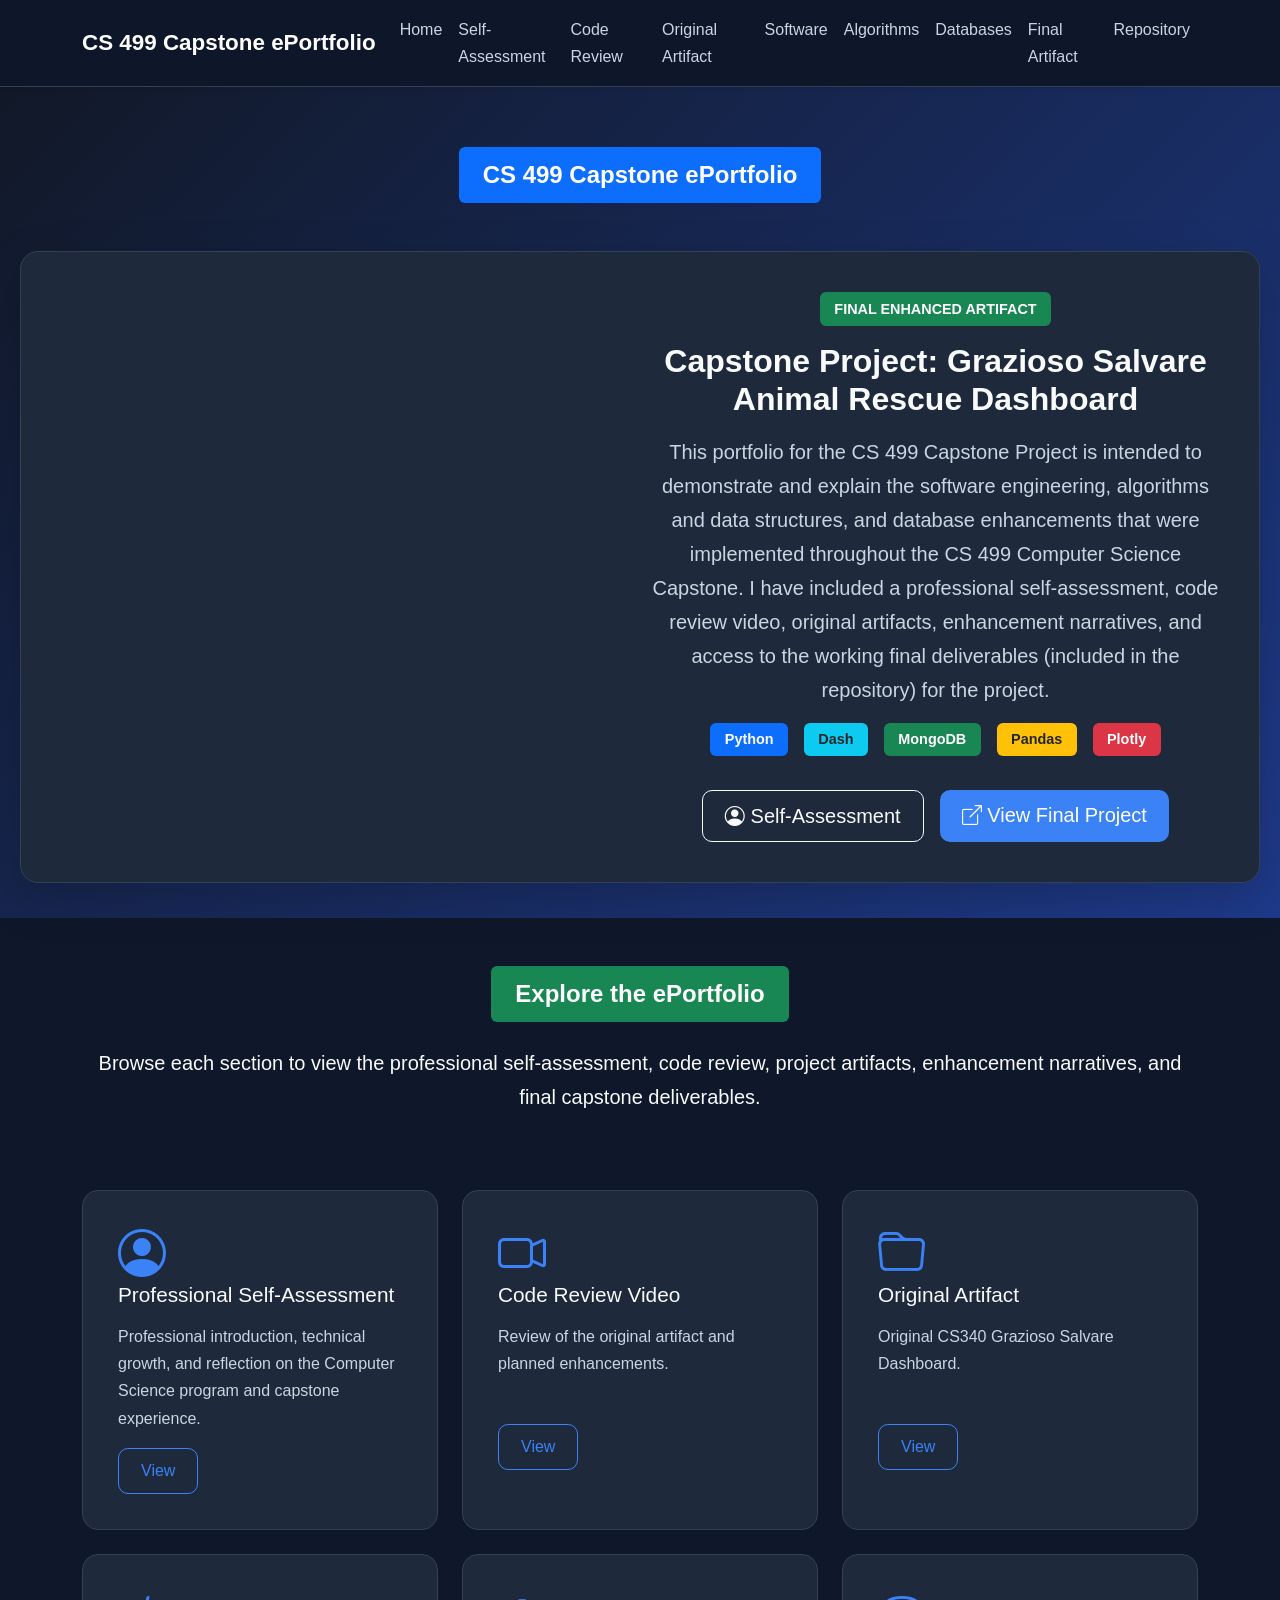
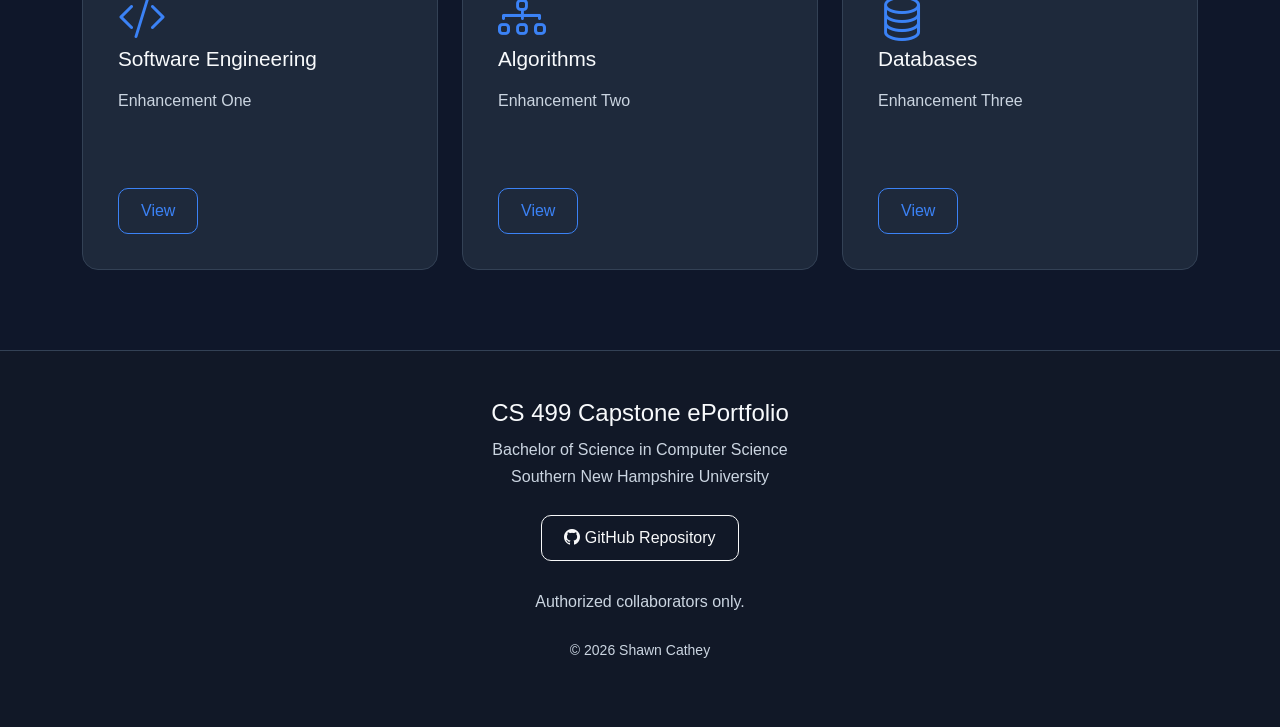
<file: index.html>
<!DOCTYPE html>
<html lang="en">
  <head>
    <meta charset="UTF-8" />
    <meta name="viewport" content="width=device-width, initial-scale=1" />

    <title>Shawn Cathey | CS 499 Capstone Portfolio</title>

    <!-- Bootstrap -->
    <link
      href="https://cdn.jsdelivr.net/npm/bootstrap@5.3.7/dist/css/bootstrap.min.css"
      rel="stylesheet"
    />

    <!-- Bootstrap Icons -->
    <link
      href="https://cdn.jsdelivr.net/npm/bootstrap-icons@1.13.1/font/bootstrap-icons.css"
      rel="stylesheet"
    />

    <!-- Custom CSS -->
    <link rel="stylesheet" href="style.css" />
  </head>

  <body>
    <!-- Navigation -->
    <div id="navbar"></div>

<!-- Hero -->
<header class="hero">
  <div class="d-flex justify-content-center">
    <span class="badge bg-primary px-4 py-3 fs-4">
      CS 499 Capstone ePortfolio
    </span>
  </div>

    <!-- Final Project Showcase -->
    <div class="mt-5">
      <div class="card final-project-card shadow-lg">
        <div class="row align-items-center">

          <!-- Video -->
          <div class="col-lg-6 mb-4 mb-lg-0">
            <div class="ratio ratio-16x9">
              <iframe
                src="https://www.youtube.com/embed/QOEn5yZiMWs?si=QDcMFj4pDcBqUeq1"
                title="CS 499 Code Review"
                frameborder="0"
                allow="accelerometer; autoplay; clipboard-write; encrypted-media; gyroscope; picture-in-picture; web-share"
                referrerpolicy="strict-origin-when-cross-origin"
                allowfullscreen>
              </iframe>
            </div>
          </div>

          <!-- Right Column -->
          <div class="col-lg-6 text-center">

            <span class="badge bg-success mb-3">
              FINAL ENHANCED ARTIFACT
            </span>

            <h2 class="mb-3">
              Capstone Project: Grazioso Salvare Animal Rescue Dashboard
            </h2>

            <p class="lead">
              This portfolio for the CS 499 Capstone Project is intended to demonstrate and explain the software
              engineering, algorithms and data structures, and database
              enhancements that were implemented throughout the CS 499 Computer
              Science Capstone. I have included a professional self-assessment, code review video, original artifacts, 
              enhancement narratives, and access to the working final deliverables (included in the repository) for the project.
            </p>

            <div class="d-flex flex-wrap justify-content-center gap-3 mb-4">
              <span class="badge bg-primary">Python</span>

              <span class="badge bg-info text-dark">Dash</span>

              <span class="badge bg-success">MongoDB</span>

              <span class="badge bg-warning text-dark">Pandas</span>

              <span class="badge bg-danger">Plotly</span>
            </div>

            <div class="d-grid d-lg-flex justify-content-center gap-3 mt-4">
              <a
                href="pages/self-assessment.html"
                class="btn btn-outline-light btn-lg">
                <i class="bi bi-person-circle"></i>
                Self-Assessment
              </a>

              <a
                href="pages/final-artifact.html"
                class="btn btn-primary btn-lg">
                <i class="bi bi-box-arrow-up-right"></i>
                View Final Project
              </a>
            </div>

          </div>
          <!-- End Right Column -->

        </div>
      </div>
    </div>

  </div>
</header>
    <!-- Portfolio -->

    <section class="container my-5">
      <div class="text-center mb-4">
        <span class="badge bg-success px-4 py-3 fs-4">
          Explore the ePortfolio
        </span>
      </div>

      <p class="text-center lead mb-5">
        Browse each section to view the professional self-assessment, code
        review, project artifacts, enhancement narratives, and final capstone
        deliverables.
      </p>
      <br />
      <div class="row g-4">
        <!-- Self Assessment -->

        <div class="col-md-6 col-lg-4">
          <div class="portfolio-card">
            <i class="bi bi-person-circle display-5"></i>

            <h3>Professional Self-Assessment</h3>

            <p>
              Professional introduction, technical growth, and reflection on the
              Computer Science program and capstone experience.
            </p>

            <a
              href="pages/self-assessment.html"
              class="btn btn-outline-primary"
            >
              View
            </a>
          </div>
        </div>

        <!-- Code Review -->

        <div class="col-md-6 col-lg-4">
          <div class="portfolio-card">
            <i class="bi bi-camera-video display-5"></i>

            <h3>Code Review Video</h3>

            <p>Review of the original artifact and planned enhancements.</p>

            <a href="pages/code-review.html" class="btn btn-outline-primary">
              View
            </a>
          </div>
        </div>

        <!-- Original Artifact -->

        <div class="col-md-6 col-lg-4">
          <div class="portfolio-card">
            <i class="bi bi-folder display-5"></i>

            <h3>Original Artifact</h3>

            <p>Original CS340 Grazioso Salvare Dashboard.</p>

            <a
              href="pages/original-artifact.html"
              class="btn btn-outline-primary"
            >
              View
            </a>
          </div>
        </div>

        <!-- Enhancement One -->

        <div class="col-md-6 col-lg-4">
          <div class="portfolio-card">
            <i class="bi bi-code-slash display-5"></i>

            <h3>Software Engineering</h3>

            <p>Enhancement One</p>

            <a href="pages/enhancement1.html" class="btn btn-outline-primary">
              View
            </a>
          </div>
        </div>

        <!-- Enhancement Two -->

        <div class="col-md-6 col-lg-4">
          <div class="portfolio-card">
            <i class="bi bi-diagram-3 display-5"></i>

            <h3>Algorithms</h3>

            <p>Enhancement Two</p>

            <a href="pages/enhancement2.html" class="btn btn-outline-primary">
              View
            </a>
          </div>
        </div>

        <!-- Enhancement Three -->

        <div class="col-md-6 col-lg-4">
          <div class="portfolio-card">
            <i class="bi bi-database display-5"></i>

            <h3>Databases</h3>

            <p>Enhancement Three</p>

            <a href="pages/enhancement3.html" class="btn btn-outline-primary">
              View
            </a>
          </div>
        </div>
      </div>
    </section>

    <!-- Footer -->

    <div id="footer"></div>

    <script src="https://cdn.jsdelivr.net/npm/bootstrap@5.3.7/dist/js/bootstrap.bundle.min.js"></script>

    <script src="script.js"></script>
  </body>
</html>
</file>
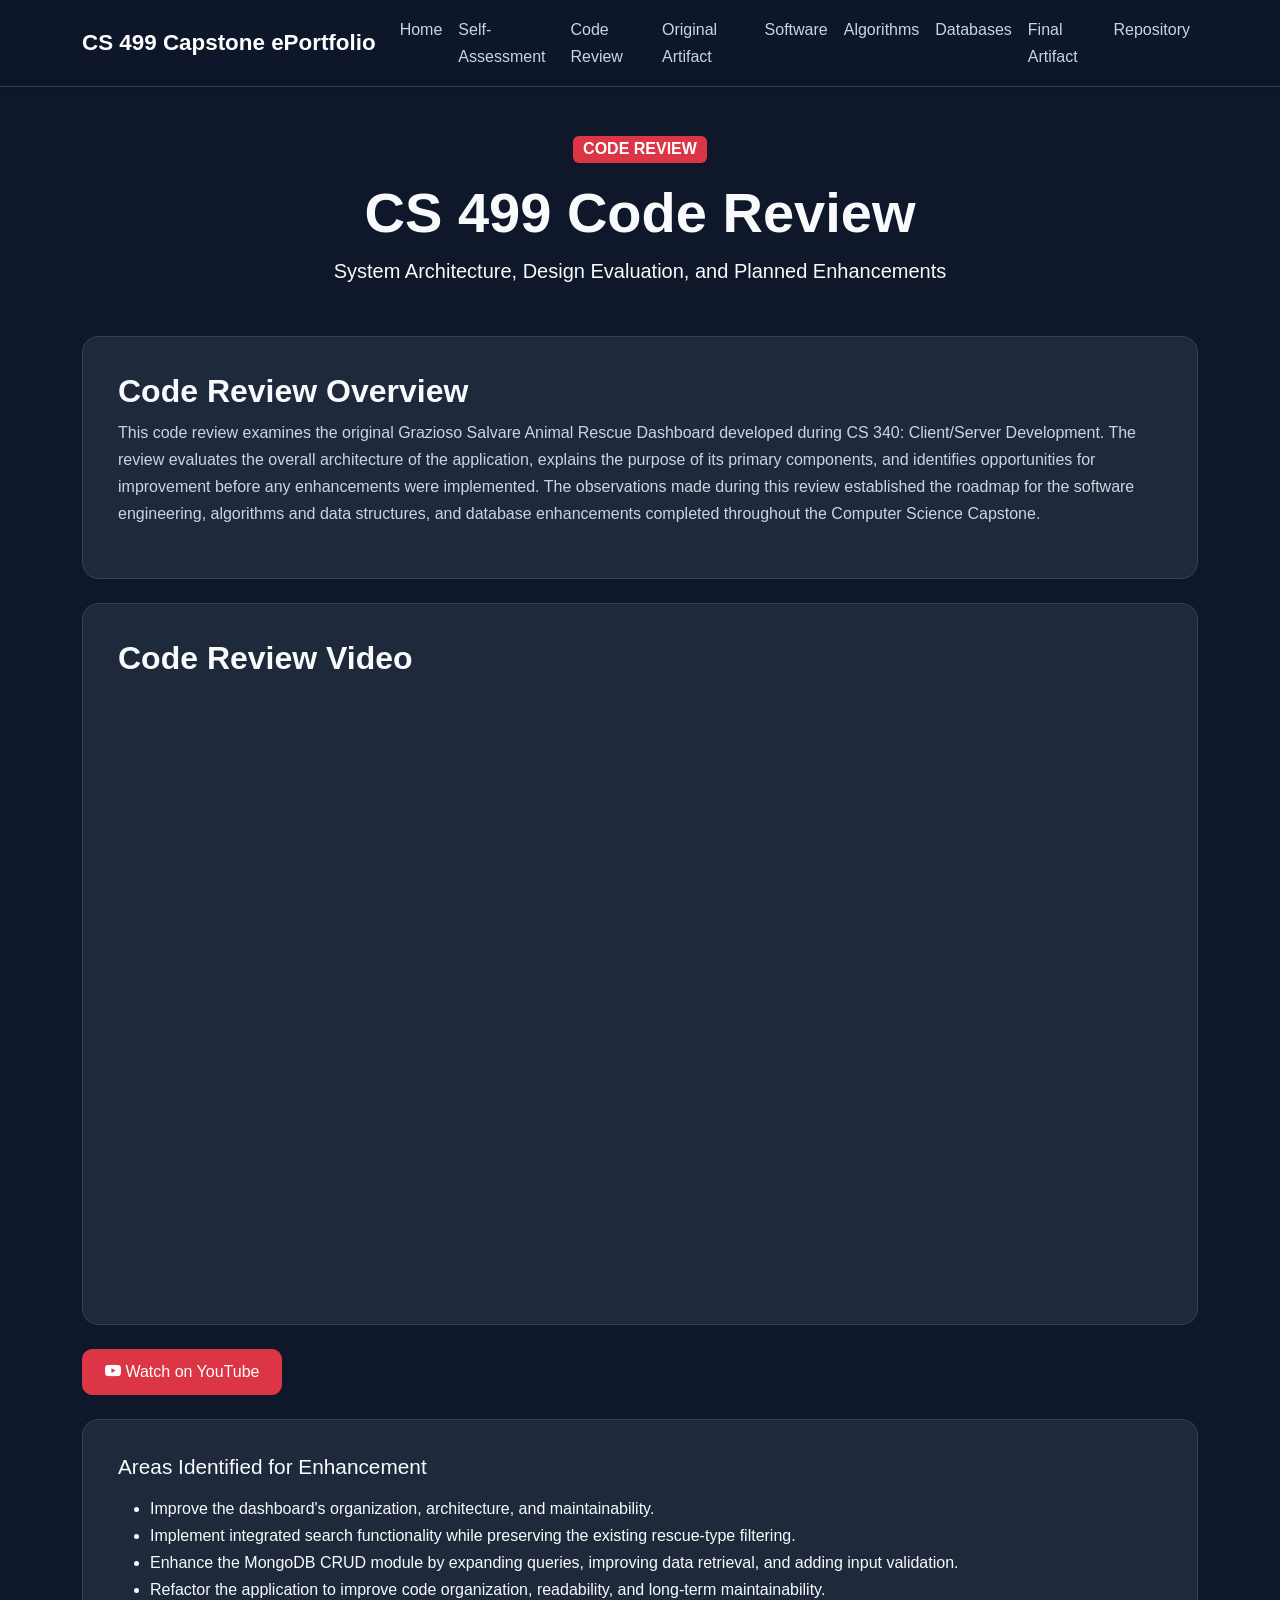
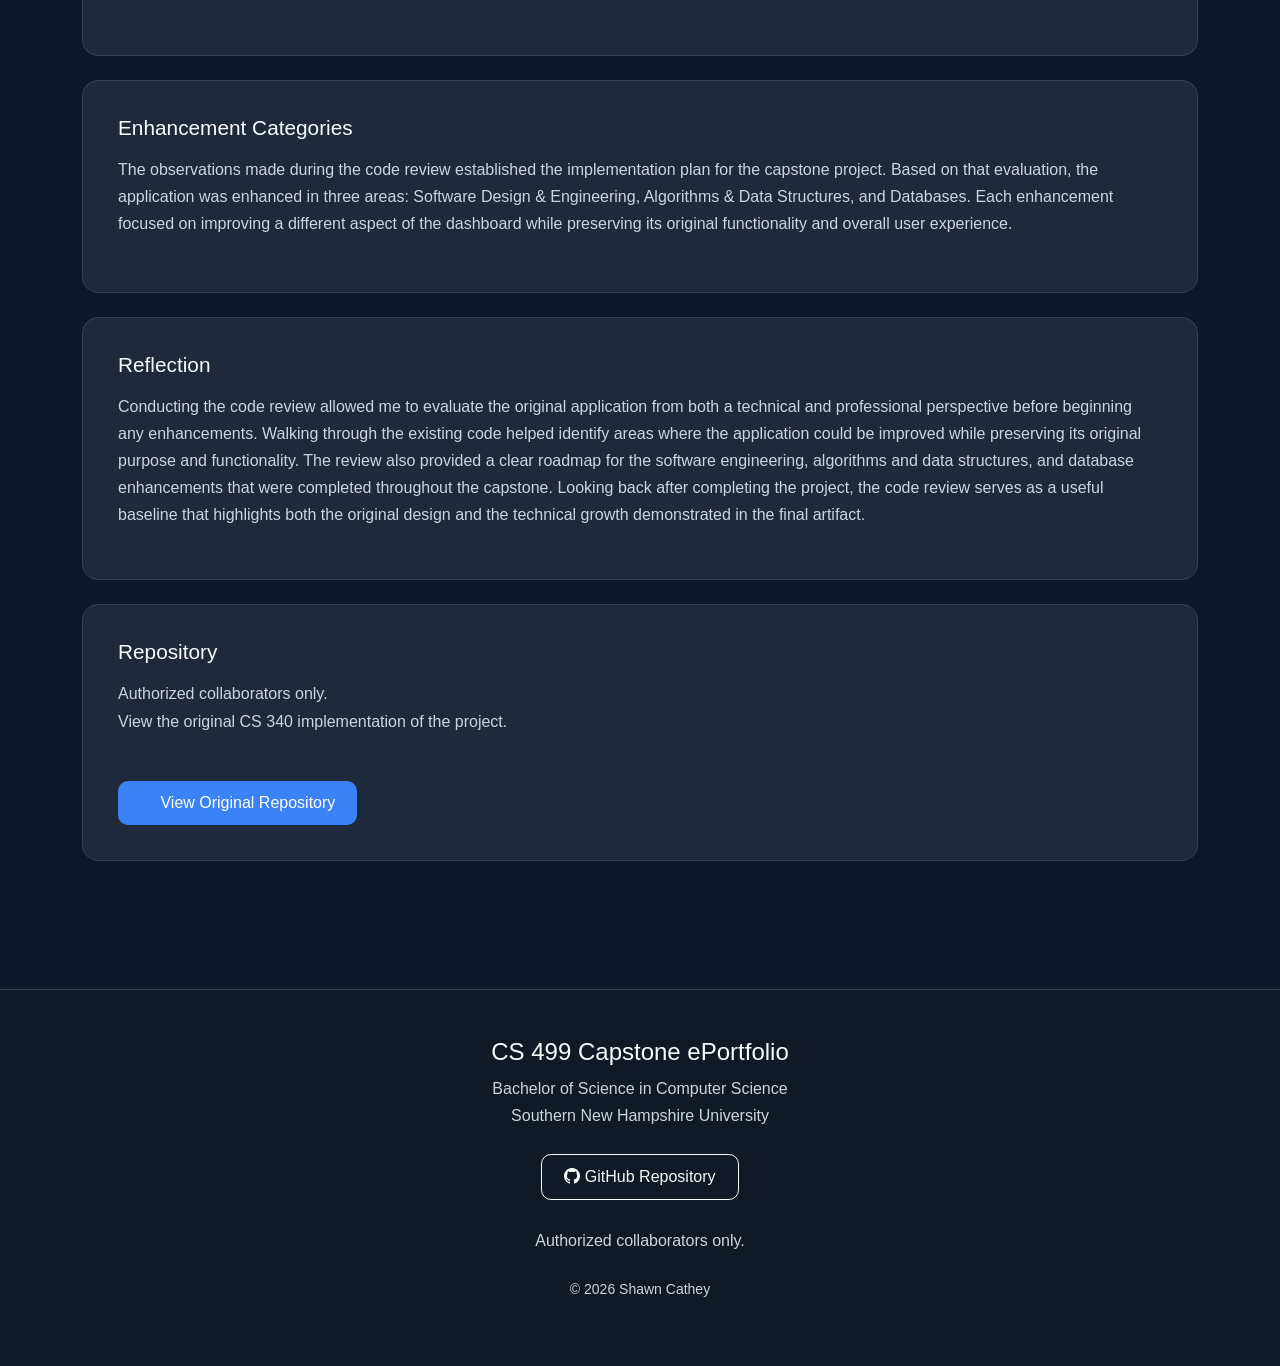
<file: pages/code-review.html>
<!DOCTYPE html>
<html lang="en">
  <head>
    <meta charset="UTF-8" />
    <meta name="viewport" content="width=device-width, initial-scale=1" />

    <title>Code Review | Shawn Cathey</title>

    <link
      href="https://cdn.jsdelivr.net/npm/bootstrap@5.3.7/dist/css/bootstrap.min.css"
      rel="stylesheet"
    />
    <link
      href="https://cdn.jsdelivr.net/npm/bootstrap-icons@1.13.1/font/bootstrap-icons.css"
      rel="stylesheet"
    />

    <link rel="stylesheet" href="../style.css" />
  </head>

  <body>
    <div id="navbar"></div>
    <section class="container py-5">
      <div class="text-center mb-5">
        <span class="badge bg-danger fs-6"> CODE REVIEW </span>

        <h1 class="display-4 fw-bold mt-3">CS 499 Code Review</h1>

        <p class="lead">
          System Architecture, Design Evaluation, and Planned Enhancements
        </p>
      </div>
      <div class="portfolio-card mt-4 mb-4">
        <h2 class="fw-bold">Code Review Overview</h2>

        <p>
          This code review examines the original Grazioso Salvare Animal Rescue
          Dashboard developed during CS 340: Client/Server Development. The
          review evaluates the overall architecture of the application, explains
          the purpose of its primary components, and identifies opportunities
          for improvement before any enhancements were implemented. The
          observations made during this review established the roadmap for the
          software engineering, algorithms and data structures, and database
          enhancements completed throughout the Computer Science Capstone.
        </p>
      </div>

      <div class="portfolio-card">
        <h2 class="fw-bold mb-4">Code Review Video</h2>

        <!-- Replace VIDEO_ID with your YouTube video ID -->

        <div class="ratio ratio-16x9">
          <iframe
            width="560"
            height="315"
            src="https://www.youtube.com/embed/QOEn5yZiMWs?si=QDcMFj4pDcBqUeq1"
            title="YouTube video player"
            frameborder="0"
            allow="accelerometer; autoplay; clipboard-write; encrypted-media; gyroscope; picture-in-picture; web-share"
            referrerpolicy="strict-origin-when-cross-origin"
            allowfullscreen
          ></iframe>
        </div>
      </div>

      <div class="mt-4">
        <a
          href="https://www.youtube.com/watch?v=QOEn5yZiMWs"
          target="_blank"
          class="btn btn-danger"
        >
          <i class="bi bi-youtube"></i>
          Watch on YouTube
        </a>
      </div>

    

      <div class="portfolio-card mt-4">
        <h3>Areas Identified for Enhancement</h3>

        <ul>
          <li>
            Improve the dashboard's organization, architecture, and
            maintainability.
          </li>

          <li>
            Implement integrated search functionality while preserving the
            existing rescue-type filtering.
          </li>

          <li>
            Enhance the MongoDB CRUD module by expanding queries, improving data
            retrieval, and adding input validation.
          </li>

          <li>
            Refactor the application to improve code organization, readability,
            and long-term maintainability.
          </li>
        </ul>
      </div>

      <div class="portfolio-card mt-4">
        <h3>Enhancement Categories</h3>

        <p>
          The observations made during the code review established the
          implementation plan for the capstone project. Based on that
          evaluation, the application was enhanced in three areas: Software
          Design &amp; Engineering, Algorithms &amp; Data Structures, and
          Databases. Each enhancement focused on improving a different aspect of
          the dashboard while preserving its original functionality and overall
          user experience.
        </p>
      </div>
      <div class="portfolio-card mt-4">
        <h3>Reflection</h3>
      
        <p>
          Conducting the code review allowed me to evaluate the original application
          from both a technical and professional perspective before beginning any
          enhancements. Walking through the existing code helped identify areas where
          the application could be improved while preserving its original purpose and
          functionality. The review also provided a clear roadmap for the software
          engineering, algorithms and data structures, and database enhancements that
          were completed throughout the capstone. Looking back after completing the
          project, the code review serves as a useful baseline that highlights both
          the original design and the technical growth demonstrated in the final
          artifact.
        </p>
      </div>
      <div class="portfolio-card mt-4">
        <h3>Repository</h3>
        <p>Authorized collaborators only.<br>
        View the original CS 340 implementation of the project.</p>

        <a
          href="https://github.com/zencode4/CS-499-Computer-Science-Capstone"
          target="_blank"
          class="btn btn-primary"
        >
          <i class="bi bi-github"></i>

          View Original Repository
        </a>
      </div>
    </section>
    </section>

    <div id="footer"></div>
    <script src="https://cdn.jsdelivr.net/npm/bootstrap@5.3.7/dist/js/bootstrap.bundle.min.js"></script>
    <script src="../script.js"></script>
  </body>
</html>
</file>
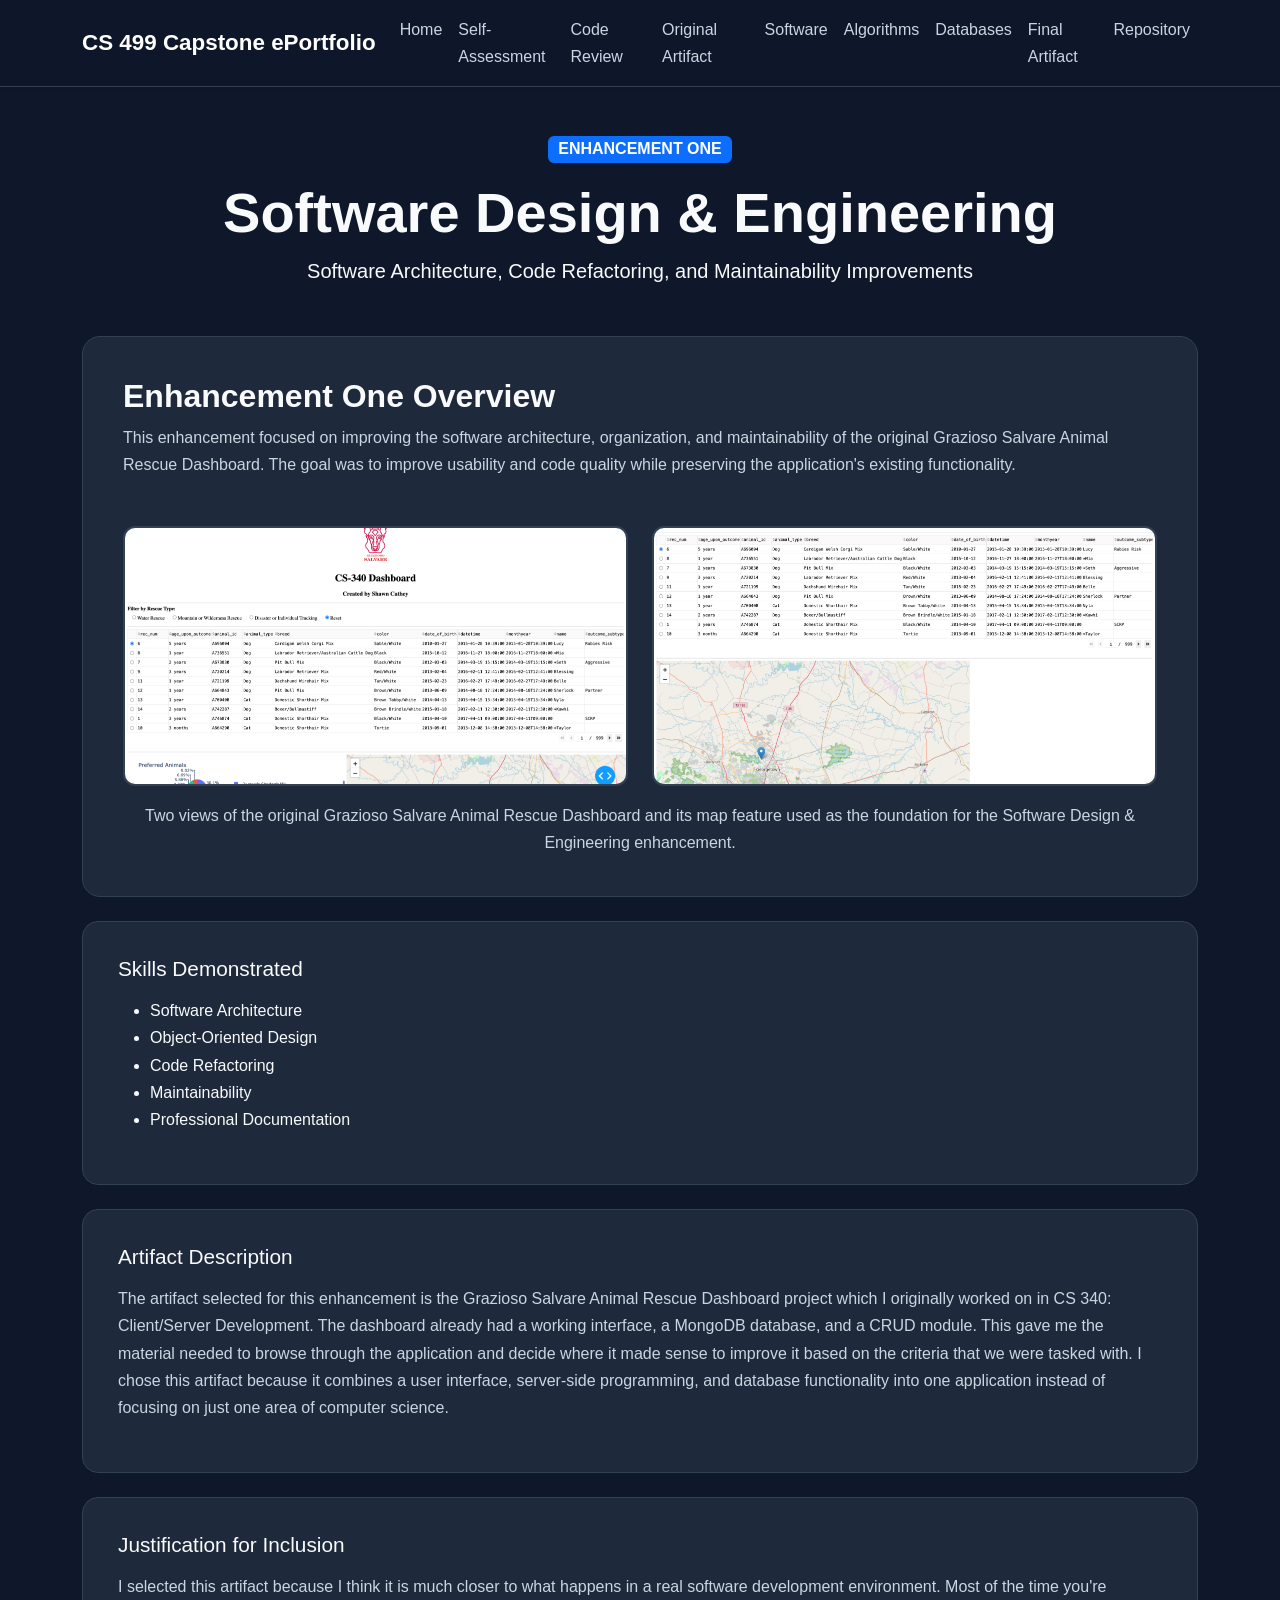
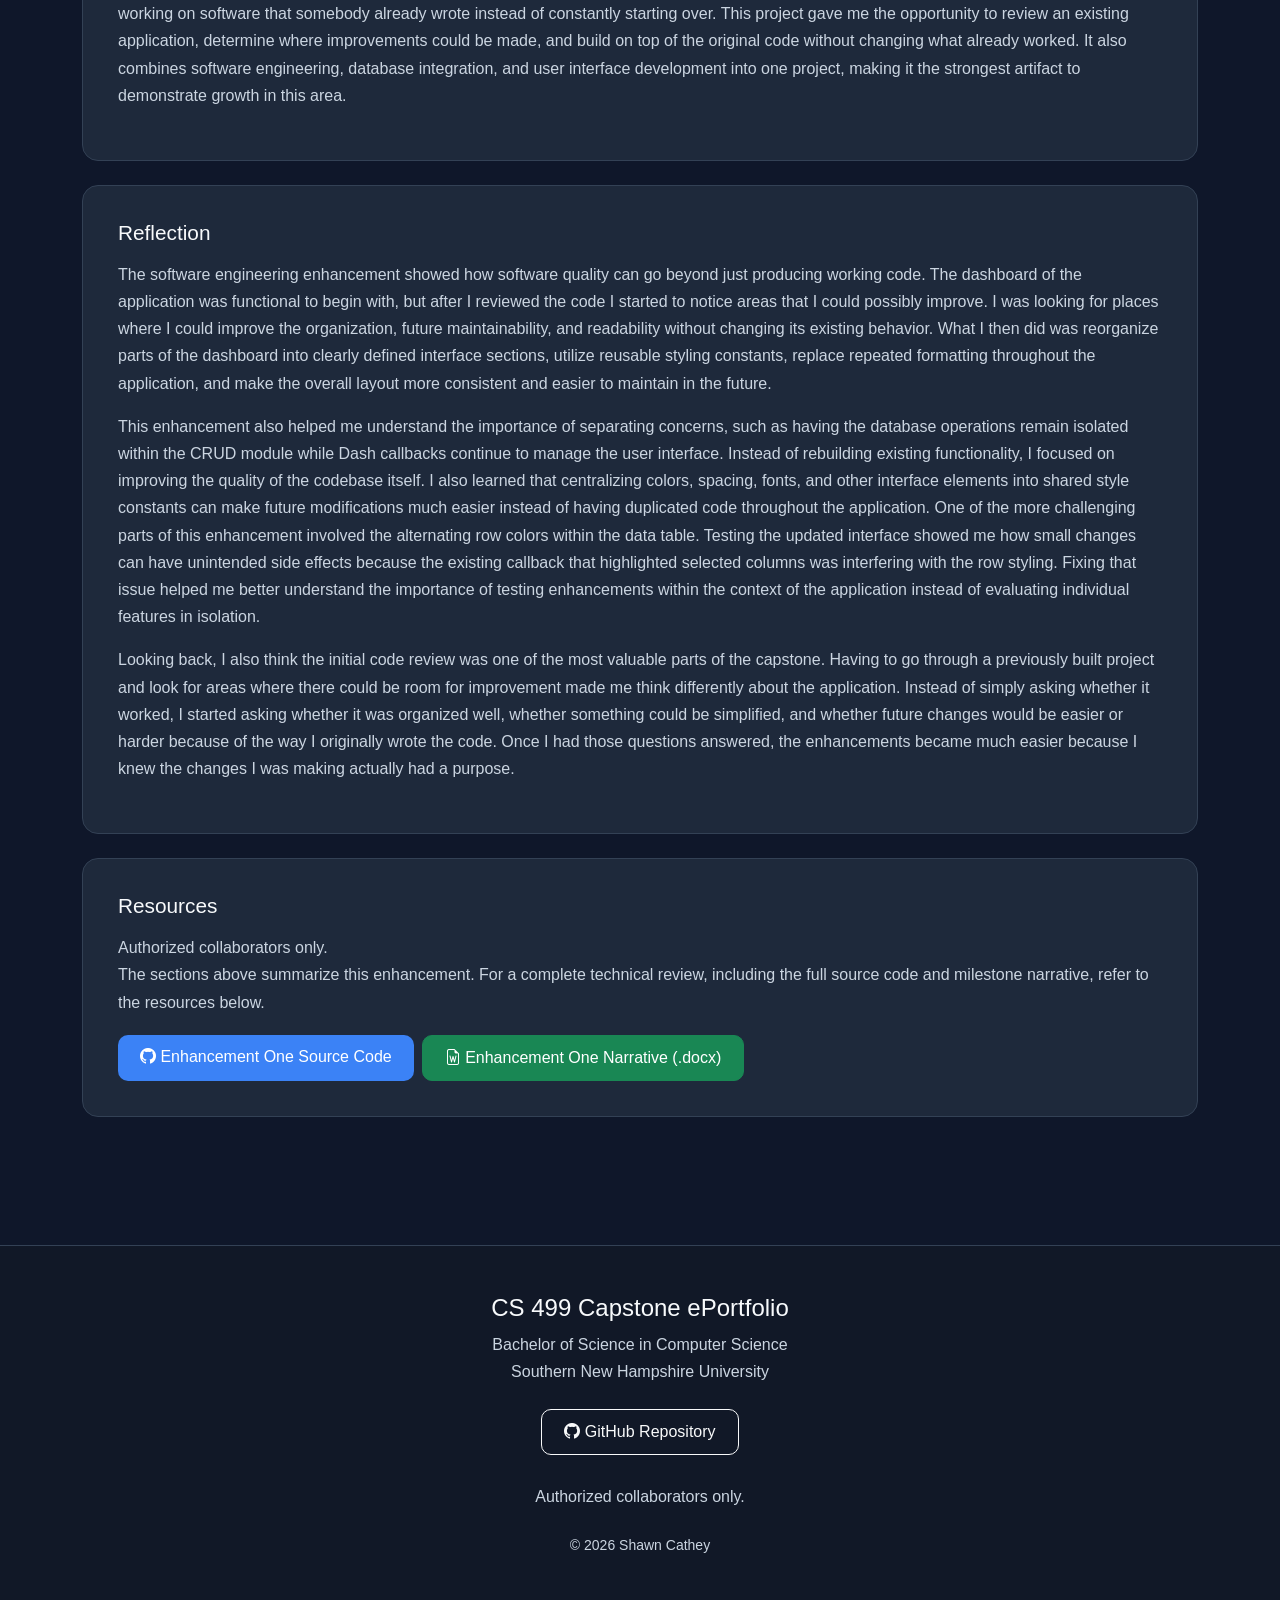
<file: pages/enhancement1.html>
<!DOCTYPE html>
<html lang="en">
  <head>
    <meta charset="UTF-8" />
    <meta name="viewport" content="width=device-width, initial-scale=1" />

    <title>Software Design & Engineering | Shawn Cathey</title>

    <link
      href="https://cdn.jsdelivr.net/npm/bootstrap@5.3.7/dist/css/bootstrap.min.css"
      rel="stylesheet"
    />

    <link
      href="https://cdn.jsdelivr.net/npm/bootstrap-icons@1.13.1/font/bootstrap-icons.css"
      rel="stylesheet"
    />

    <link rel="stylesheet" href="../style.css" />
  </head>

  <body>
    <div id="navbar"></div>

    <section class="container py-5">
      <div class="text-center mb-5">
        <span class="badge bg-primary fs-6"> ENHANCEMENT ONE </span>

        <h1 class="display-4 fw-bold mt-3">Software Design & Engineering</h1>

        <p class="lead">
          Software Architecture, Code Refactoring, and Maintainability
          Improvements
        </p>
      </div>

      <div class="final-project-card mt-4">

  <h2>Enhancement One Overview</h2>

  <p>
    This enhancement focused on improving the software architecture,
    organization, and maintainability of the original Grazioso Salvare
    Animal Rescue Dashboard. The goal was to improve usability and code
    quality while preserving the application's existing functionality.
  </p>

  <div class="row g-4 mt-4">

    <div class="col-md-6 text-center">
      <a href="../images/original_dashboard.png" target="_blank">
        <img
          src="../images/original_dashboard.png"
          class="gallery-img"
          alt="Original Dashboard View 1"
        />
      </a>
    </div>

    <div class="col-md-6 text-center">
      <a href="../images/original_dashboard_2.png" target="_blank">
        <img
          src="../images/original_dashboard_2.png"
          class="gallery-img"
          alt="Original Dashboard View 2"
        />
      </a>
    </div>

  </div>

  <p class="text-center mt-3 mb-0">
    Two views of the original Grazioso Salvare
    Animal Rescue Dashboard and its map feature used as the foundation for the Software Design
    &amp; Engineering enhancement.
  </p>

</div>
        <div class="portfolio-card mt-4">
          <h3>Skills Demonstrated</h3>

          <ul>
            <li>Software Architecture</li>
            <li>Object-Oriented Design</li>
            <li>Code Refactoring</li>
            <li>Maintainability</li>
            <li>Professional Documentation</li>
          </ul>
        </div>
        <div class="portfolio-card mt-4">
          <h3>Artifact Description</h3>

          <p>
            The artifact selected for this enhancement is the Grazioso Salvare
            Animal Rescue Dashboard project which I originally worked on in CS
            340: Client/Server Development. The dashboard already had a working
            interface, a MongoDB database, and a CRUD module. This gave me the
            material needed to browse through the application and decide where
            it made sense to improve it based on the criteria that we were
            tasked with. I chose this artifact because it combines a user
            interface, server-side programming, and database functionality into
            one application instead of focusing on just one area of computer
            science.
          </p>
        </div>
      </div>

      <div class="portfolio-card mt-4">
        <h3>Justification for Inclusion</h3>

        <p>
          I selected this artifact because I think it is much closer to what
          happens in a real software development environment. Most of the time
          you're working on software that somebody already wrote instead of
          constantly starting over. This project gave me the opportunity to
          review an existing application, determine where improvements could be
          made, and build on top of the original code without changing what
          already worked. It also combines software engineering, database
          integration, and user interface development into one project, making
          it the strongest artifact to demonstrate growth in this area.
        </p>
      </div>

      <div class="portfolio-card mt-4">
        <h3>Reflection</h3>

        <p>
          The software engineering enhancement showed how software quality can
          go beyond just producing working code. The dashboard of the
          application was functional to begin with, but after I reviewed the
          code I started to notice areas that I could possibly improve. I was
          looking for places where I could improve the organization, future
          maintainability, and readability without changing its existing
          behavior. What I then did was reorganize parts of the dashboard into
          clearly defined interface sections, utilize reusable styling
          constants, replace repeated formatting throughout the application, and
          make the overall layout more consistent and easier to maintain in the
          future.
        </p>

        <p>
          This enhancement also helped me understand the importance of
          separating concerns, such as having the database operations remain
          isolated within the CRUD module while Dash callbacks continue to
          manage the user interface. Instead of rebuilding existing
          functionality, I focused on improving the quality of the codebase
          itself. I also learned that centralizing colors, spacing, fonts, and
          other interface elements into shared style constants can make future
          modifications much easier instead of having duplicated code throughout
          the application. One of the more challenging parts of this enhancement
          involved the alternating row colors within the data table. Testing the
          updated interface showed me how small changes can have unintended side
          effects because the existing callback that highlighted selected
          columns was interfering with the row styling. Fixing that issue helped
          me better understand the importance of testing enhancements within the
          context of the application instead of evaluating individual features
          in isolation.
        </p>

        <p>
          Looking back, I also think the initial code review was one of the most
          valuable parts of the capstone. Having to go through a previously
          built project and look for areas where there could be room for
          improvement made me think differently about the application. Instead
          of simply asking whether it worked, I started asking whether it was
          organized well, whether something could be simplified, and whether
          future changes would be easier or harder because of the way I
          originally wrote the code. Once I had those questions answered, the
          enhancements became much easier because I knew the changes I was
          making actually had a purpose.
        </p>
      </div>

      <div class="portfolio-card mt-4">
        <h3>Resources</h3>
        <p>Authorized collaborators only.<br>
  The sections above summarize this enhancement. For a complete technical
  review, including the full source code and milestone narrative, refer to
  the resources below.
</p>


        <div class="d-flex flex-wrap gap-2">
          <a
            href="https://github.com/zencode4/CS-499-Computer-Science-Capstone/tree/module2"
            target="_blank"
            class="btn btn-primary"
          >
            <i class="bi bi-github" style="color: white"></i>

            Enhancement One Source Code
          </a>

          <a
            href="../docs/Enhancement-One-Narrative.docx"
            target="_blank"
            class="btn btn-success"
          >
            <i class="bi bi-file-earmark-word" style="color: white"></i>

            Enhancement One Narrative (.docx)
          </a>
        </div>
      </div>
    </section>

    <div id="footer"></div>

    <script src="https://cdn.jsdelivr.net/npm/bootstrap@5.3.7/dist/js/bootstrap.bundle.min.js"></script>

    <script src="../script.js"></script>
  </body>
</html>
</file>
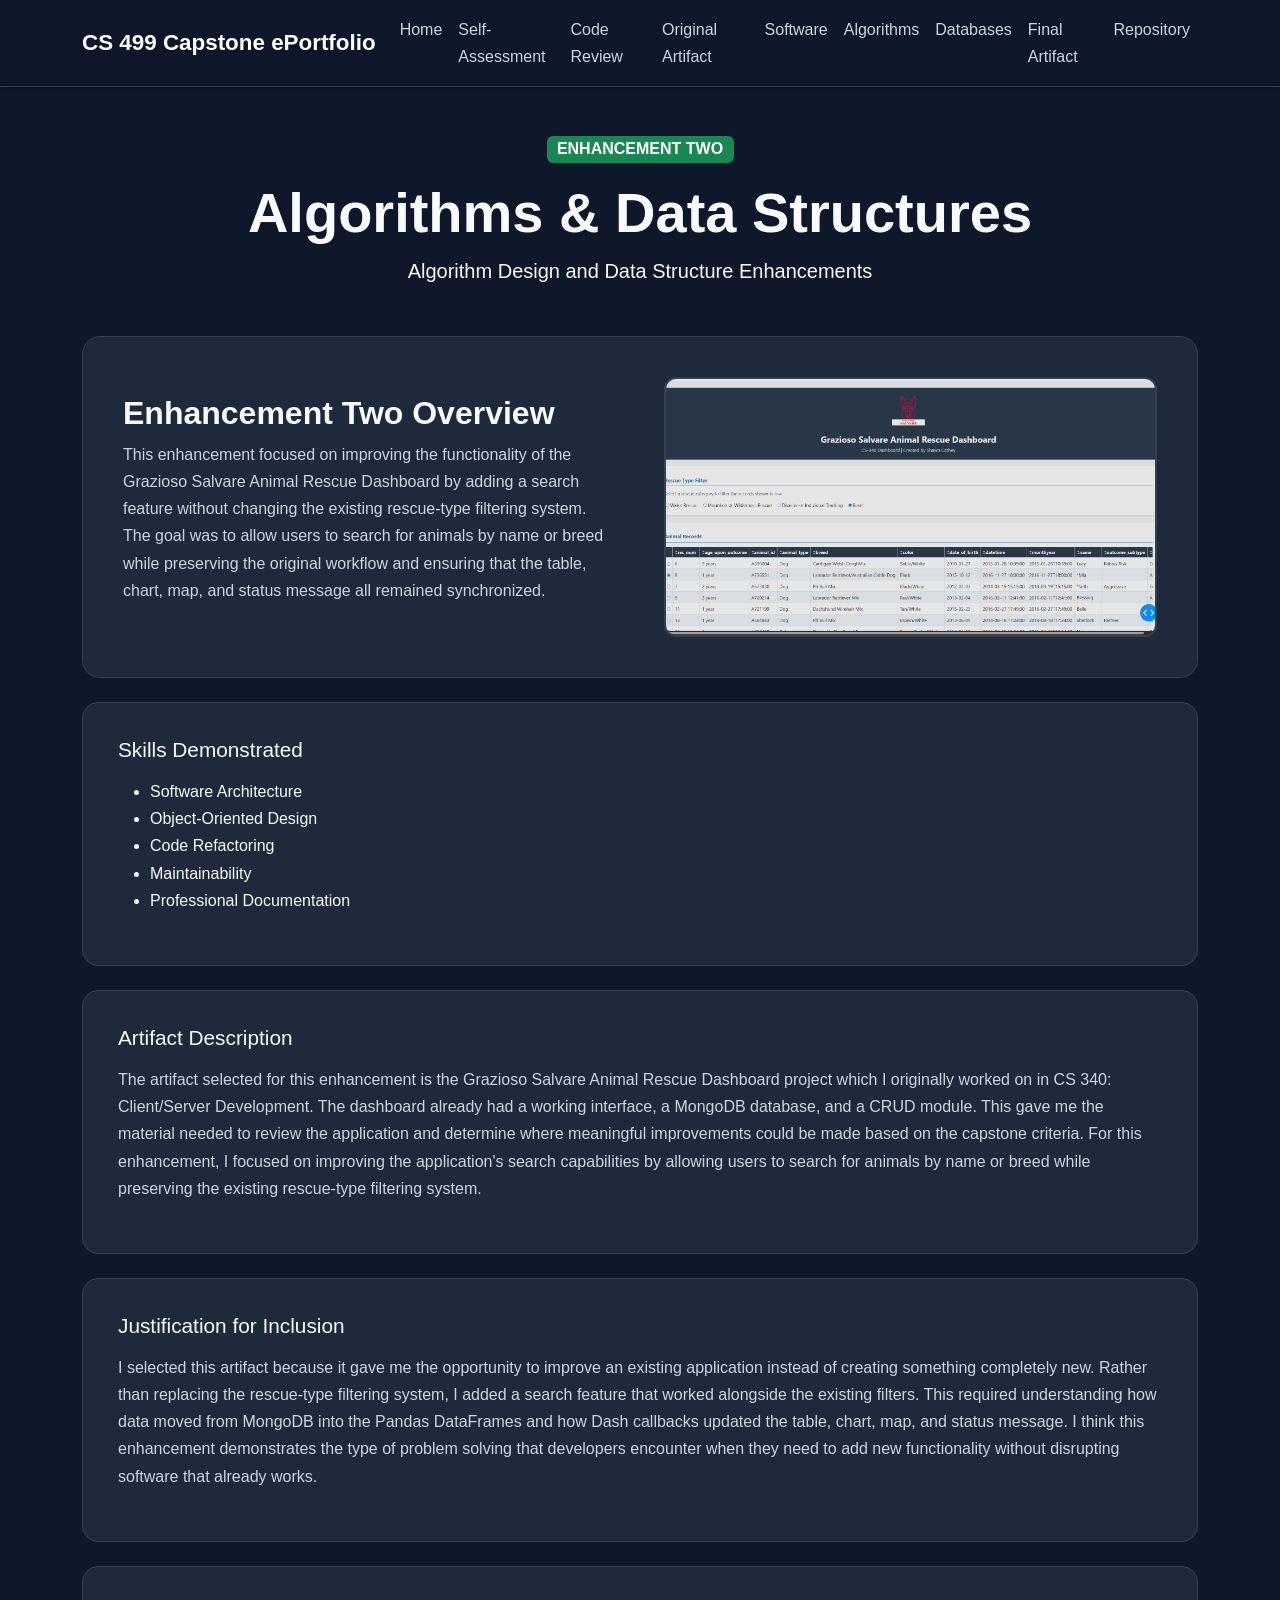
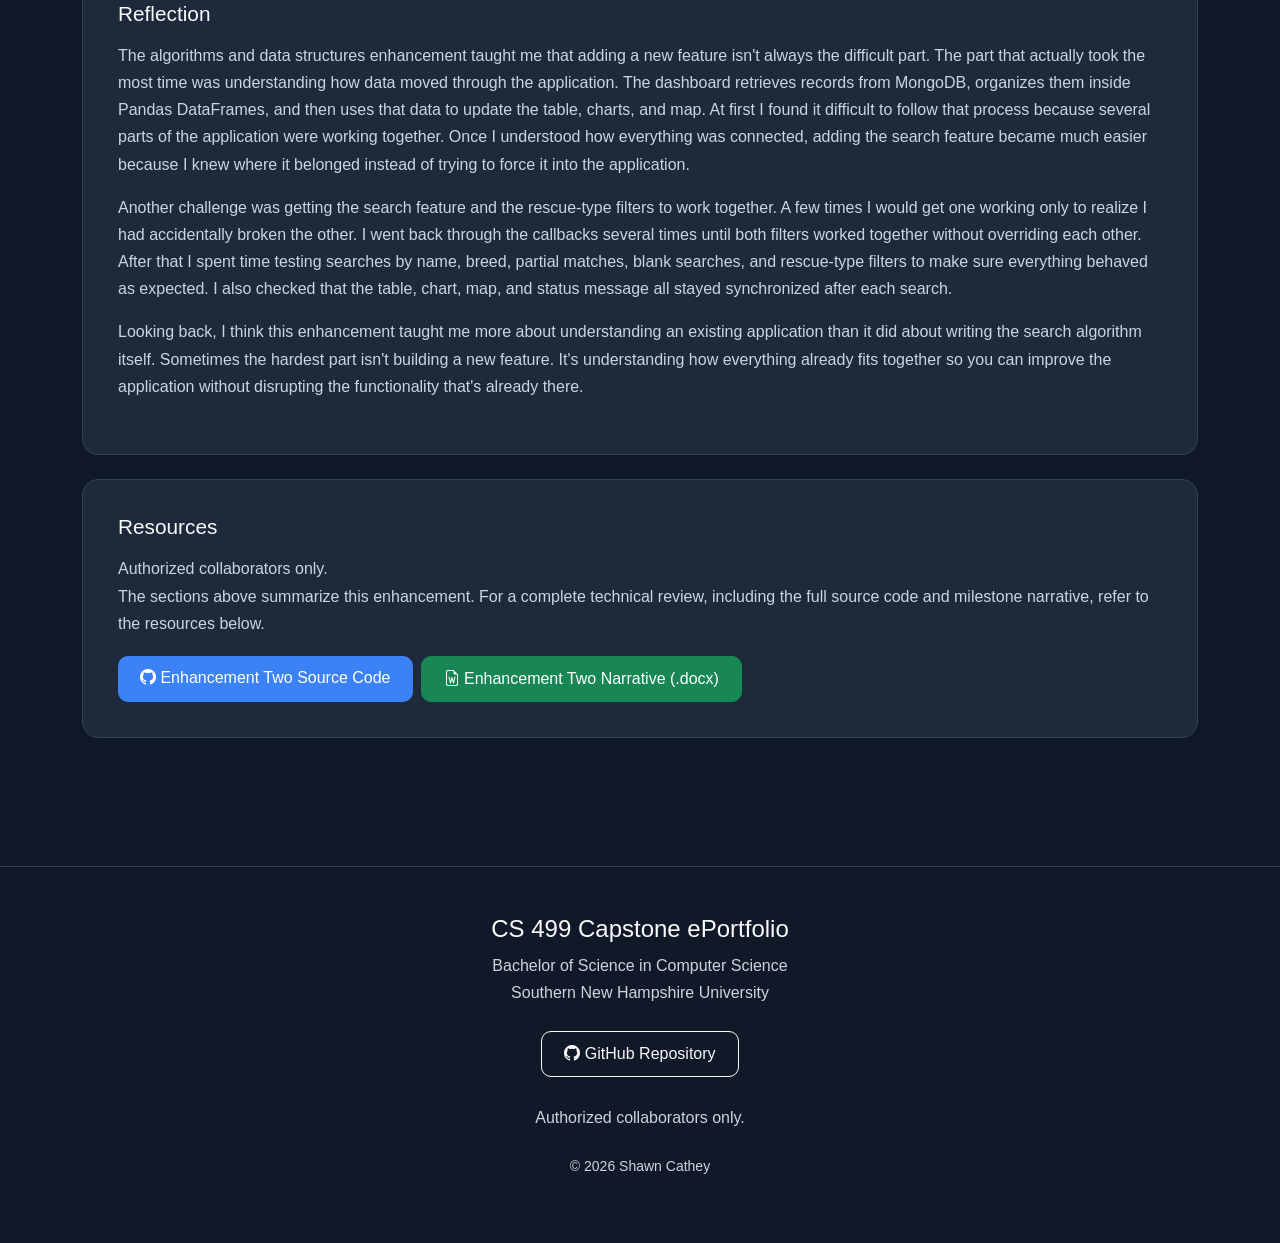
<file: pages/enhancement2.html>
<!DOCTYPE html>
<html lang="en">
  <head>
    <meta charset="UTF-8" />
    <meta name="viewport" content="width=device-width, initial-scale=1" />

    <title>Algorithms & Data Structures | Shawn Cathey</title>

    <link
      href="https://cdn.jsdelivr.net/npm/bootstrap@5.3.7/dist/css/bootstrap.min.css"
      rel="stylesheet"
    />

    <link
      href="https://cdn.jsdelivr.net/npm/bootstrap-icons@1.13.1/font/bootstrap-icons.css"
      rel="stylesheet"
    />

    <link rel="stylesheet" href="../style.css" />
  </head>

  <body>
    <div id="navbar"></div>

    <section class="container py-5">
      <div class="text-center mb-5">
        <span class="badge bg-success fs-6"> ENHANCEMENT TWO </span>

        <h1 class="display-4 fw-bold mt-3">Algorithms & Data Structures</h1>

        <p class="lead">Algorithm Design and Data Structure Enhancements</p>
      </div>

  <div class="final-project-card mt-4">
    
  <div class="row align-items-center g-5">

  
    <div class="col-lg-6">
      <h2>Enhancement Two Overview</h2>

      <p>
       This enhancement focused on improving the functionality of the Grazioso Salvare Animal Rescue Dashboard by adding a search feature without changing the existing rescue-type filtering system. The goal was to allow users to search for animals by name or breed while preserving the original workflow and ensuring that the table, chart, map, and status message all remained synchronized.
      </p>
    </div>
   

     <div class="col-md-6 text-center">
      <a href="../images/enhanced_dashboard.png" target="_blank">
        <img
          src="../images/enhanced_dashboard.png"
          class="gallery-img"
          alt="Original Dashboard View 2"
        />
      </a>
    </div>


  </div>
</div>
 <div class="portfolio-card mt-4">
        <h3>Skills Demonstrated</h3>

        <ul>
          <li>Software Architecture</li>
          <li>Object-Oriented Design</li>
          <li>Code Refactoring</li>
          <li>Maintainability</li>
          <li>Professional Documentation</li>
        </ul>
      </div>
<div class="portfolio-card mt-4">
        <h3>Artifact Description</h3>


          <p>
           The artifact selected for this enhancement is the Grazioso Salvare Animal Rescue Dashboard project which I originally worked on in CS 340: Client/Server Development. The dashboard already had a working interface, a MongoDB database, and a CRUD module. This gave me the material needed to review the application and determine where meaningful improvements could be made based on the capstone criteria. For this enhancement, I focused on improving the application's search capabilities by allowing users to search for animals by name or breed while preserving the existing rescue-type filtering system.
          </p>
        </div>
      </div>



      <div class="portfolio-card mt-4">
        <h3>Justification for Inclusion</h3>

        <p>
          I selected this artifact because it gave me the opportunity to improve an existing application instead of creating something completely new. Rather than replacing the rescue-type filtering system, I added a search feature that worked alongside the existing filters. This required understanding how data moved from MongoDB into the Pandas DataFrames and how Dash callbacks updated the table, chart, map, and status message. I think this enhancement demonstrates the type of problem solving that developers encounter when they need to add new functionality without disrupting software that already works.
        </p>
      </div>

      <div class="portfolio-card mt-4">
        <h3>Reflection</h3>

        <p>
          The algorithms and data structures enhancement taught me that adding a new feature isn't always the difficult part. The part that actually took the most time was understanding how data moved through the application. The dashboard retrieves records from MongoDB, organizes them inside Pandas DataFrames, and then uses that data to update the table, charts, and map. At first I found it difficult to follow that process because several parts of the application were working together. Once I understood how everything was connected, adding the search feature became much easier because I knew where it belonged instead of trying to force it into the application.
        </p>

        <p>
          Another challenge was getting the search feature and the rescue-type filters to work together. A few times I would get one working only to realize I had accidentally broken the other. I went back through the callbacks several times until both filters worked together without overriding each other. After that I spent time testing searches by name, breed, partial matches, blank searches, and rescue-type filters to make sure everything behaved as expected. I also checked that the table, chart, map, and status message all stayed synchronized after each search.
        </p>

        <p>
          Looking back, I think this enhancement taught me more about understanding an existing application than it did about writing the search algorithm itself. Sometimes the hardest part isn't building a new feature. It's understanding how everything already fits together so you can improve the application without disrupting the functionality that's already there.
        </p>
      </div>

     

      <div class="portfolio-card mt-4">
        <h3>Resources</h3>
        <p>Authorized collaborators only.<br>
  The sections above summarize this enhancement. For a complete technical
  review, including the full source code and milestone narrative, refer to
  the resources below.
</p>


        <div class="d-flex flex-wrap gap-2">
          <a
            href="https://github.com/zencode4/CS-499-Computer-Science-Capstone/tree/module5"
            target="_blank"
            class="btn btn-primary"
          >
            <i class="bi bi-github" style="color: white;"></i>

            Enhancement Two Source Code
          </a>

          <a
            href="../docs/Enhancement-Two-Narrative.docx"
            target="_blank"
            class="btn btn-success"
          >
            <i class="bi bi-file-earmark-word" style="color: white;"></i>

             Enhancement Two Narrative (.docx)
          </a>
        </div>
      </div>
    </section>

    <div id="footer"></div>

    <script src="https://cdn.jsdelivr.net/npm/bootstrap@5.3.7/dist/js/bootstrap.bundle.min.js"></script>

    <script src="../script.js"></script>
  </body>
</html>
</file>
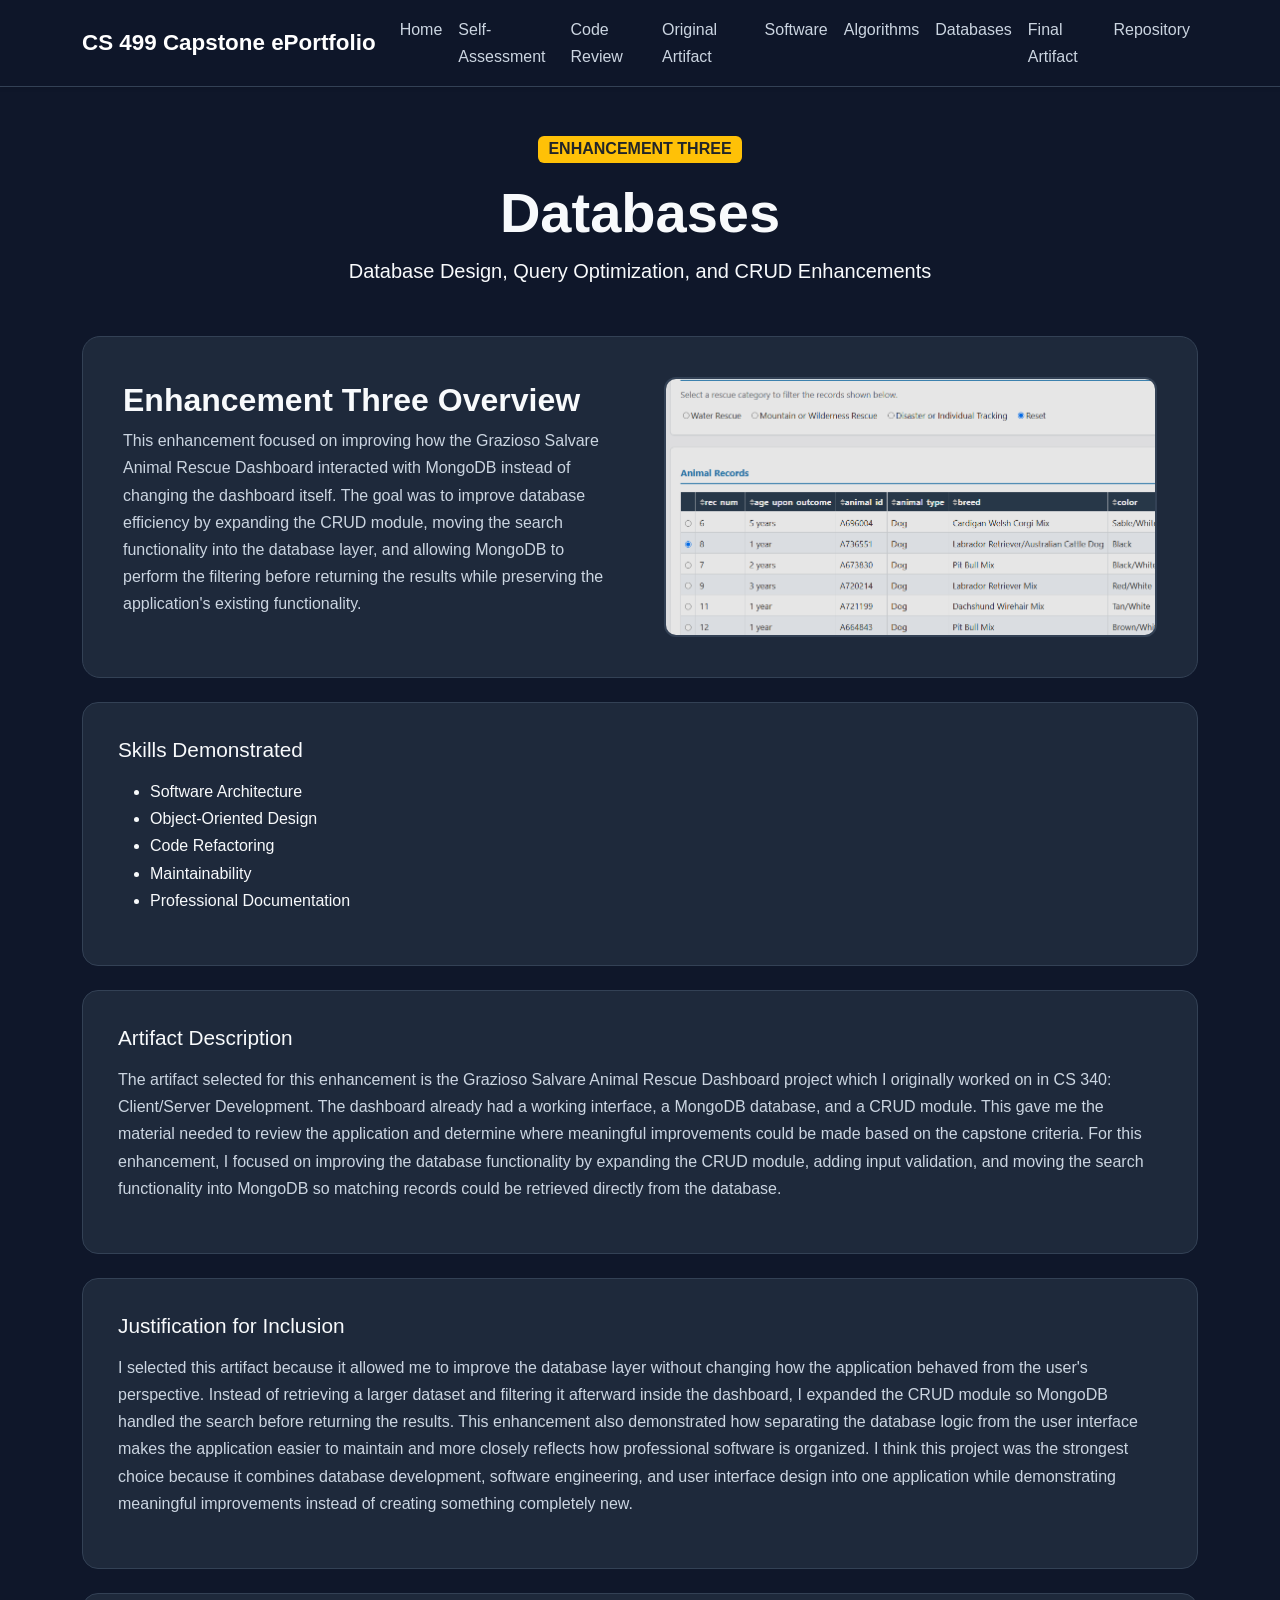
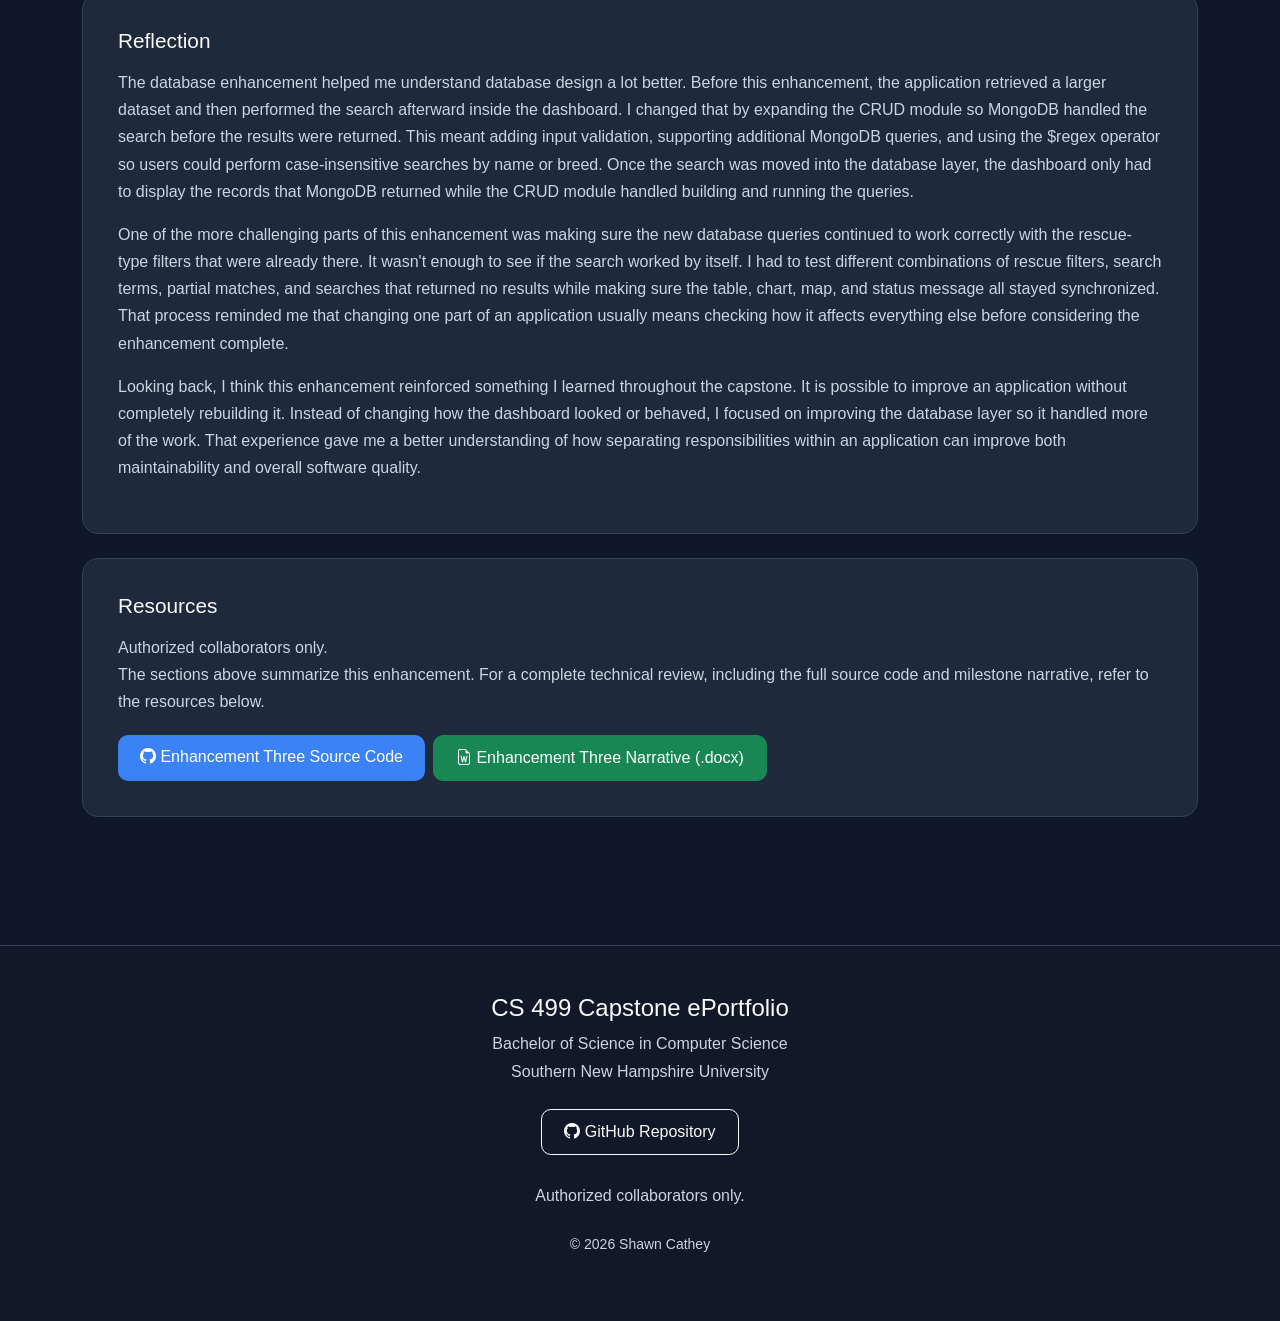
<file: pages/enhancement3.html>
<!DOCTYPE html>
<html lang="en">
  <head>
    <meta charset="UTF-8" />
    <meta name="viewport" content="width=device-width, initial-scale=1" />

    <title>Databases | Shawn Cathey</title>

    <link
      href="https://cdn.jsdelivr.net/npm/bootstrap@5.3.7/dist/css/bootstrap.min.css"
      rel="stylesheet"
    />

    <link
      href="https://cdn.jsdelivr.net/npm/bootstrap-icons@1.13.1/font/bootstrap-icons.css"
      rel="stylesheet"
    />

    <link rel="stylesheet" href="../style.css" />
  </head>

  <body>
    <div id="navbar"></div>

    <section class="container py-5">
      <div class="text-center mb-5">
        <span class="badge bg-warning text-dark fs-6"> ENHANCEMENT THREE </span>

        <h1 class="display-4 fw-bold mt-3">Databases</h1>

        <p class="lead">
          Database Design, Query Optimization, and CRUD Enhancements
        </p>
      </div>

  <div class="final-project-card mt-4">
    
  <div class="row align-items-center g-5">

  
    <div class="col-lg-6">
      <h2>Enhancement Three Overview</h2>

      <p>
        This enhancement focused on improving how the Grazioso Salvare Animal Rescue Dashboard interacted with MongoDB instead of changing the dashboard itself. The goal was to improve database efficiency by expanding the CRUD module, moving the search functionality into the database layer, and allowing MongoDB to perform the filtering before returning the results while preserving the application's existing functionality.
      </p>
    </div>
  

     <div class="col-md-6 text-center">
      <a href="../images/rescue_type_filter.png" target="_blank">
        <img
          src="../images/rescue_type_filter.png"
          class="gallery-img"
          alt="Original Dashboard View 2"
        />
      </a>
    </div>


  </div>
</div>
    <div class="portfolio-card mt-4">
        <h3>Skills Demonstrated</h3>

        <ul>
          <li>Software Architecture</li>
          <li>Object-Oriented Design</li>
          <li>Code Refactoring</li>
          <li>Maintainability</li>
          <li>Professional Documentation</li>
        </ul>
      </div>

<div class="portfolio-card mt-4">
        <h3>Artifact Description</h3>


          <p>
            The artifact selected for this enhancement is the Grazioso Salvare Animal Rescue Dashboard project which I originally worked on in CS 340: Client/Server Development. The dashboard already had a working interface, a MongoDB database, and a CRUD module. This gave me the material needed to review the application and determine where meaningful improvements could be made based on the capstone criteria. For this enhancement, I focused on improving the database functionality by expanding the CRUD module, adding input validation, and moving the search functionality into MongoDB so matching records could be retrieved directly from the database.
          </p>
        </div>
      </div>



      <div class="portfolio-card mt-4">
        <h3>Justification for Inclusion</h3>

        <p>
          I selected this artifact because it allowed me to improve the database layer without changing how the application behaved from the user's perspective. Instead of retrieving a larger dataset and filtering it afterward inside the dashboard, I expanded the CRUD module so MongoDB handled the search before returning the results. This enhancement also demonstrated how separating the database logic from the user interface makes the application easier to maintain and more closely reflects how professional software is organized. I think this project was the strongest choice because it combines database development, software engineering, and user interface design into one application while demonstrating meaningful improvements instead of creating something completely new.
        </p>
      </div>

      <div class="portfolio-card mt-4">
        <h3>Reflection</h3>

        <p>
         The database enhancement helped me understand database design a lot better. Before this enhancement, the application retrieved a larger dataset and then performed the search afterward inside the dashboard. I changed that by expanding the CRUD module so MongoDB handled the search before the results were returned. This meant adding input validation, supporting additional MongoDB queries, and using the $regex operator so users could perform case-insensitive searches by name or breed. Once the search was moved into the database layer, the dashboard only had to display the records that MongoDB returned while the CRUD module handled building and running the queries.
        </p>

        <p>
          One of the more challenging parts of this enhancement was making sure the new database queries continued to work correctly with the rescue-type filters that were already there. It wasn't enough to see if the search worked by itself. I had to test different combinations of rescue filters, search terms, partial matches, and searches that returned no results while making sure the table, chart, map, and status message all stayed synchronized. That process reminded me that changing one part of an application usually means checking how it affects everything else before considering the enhancement complete.
        </p>

        <p>
          Looking back, I think this enhancement reinforced something I learned throughout the capstone. It is possible to improve an application without completely rebuilding it. Instead of changing how the dashboard looked or behaved, I focused on improving the database layer so it handled more of the work. That experience gave me a better understanding of how separating responsibilities within an application can improve both maintainability and overall software quality.
        </p>
      </div>

  
      <div class="portfolio-card mt-4">
        <h3>Resources</h3>
        <p>Authorized collaborators only.<br>
  The sections above summarize this enhancement. For a complete technical
  review, including the full source code and milestone narrative, refer to
  the resources below.
</p>


        <div class="d-flex flex-wrap gap-2">
          <a
            href="https://github.com/zencode4/CS-499-Computer-Science-Capstone/tree/module5"
            target="_blank"
            class="btn btn-primary"
          >
            <i class="bi bi-github" style="color: white;"></i>

            Enhancement Three Source Code
          </a>

          <a
            href="../docs/Enhancement-Three-Narrative.docx"
            target="_blank"
            class="btn btn-success"
          >
            <i class="bi bi-file-earmark-word" style="color: white;"></i>

             Enhancement Three Narrative (.docx)
          </a>
        </div>
      </div>
    </section>

    <div id="footer"></div>

    <script src="https://cdn.jsdelivr.net/npm/bootstrap@5.3.7/dist/js/bootstrap.bundle.min.js"></script>

    <script src="../script.js"></script>
  </body>
</html>
</file>
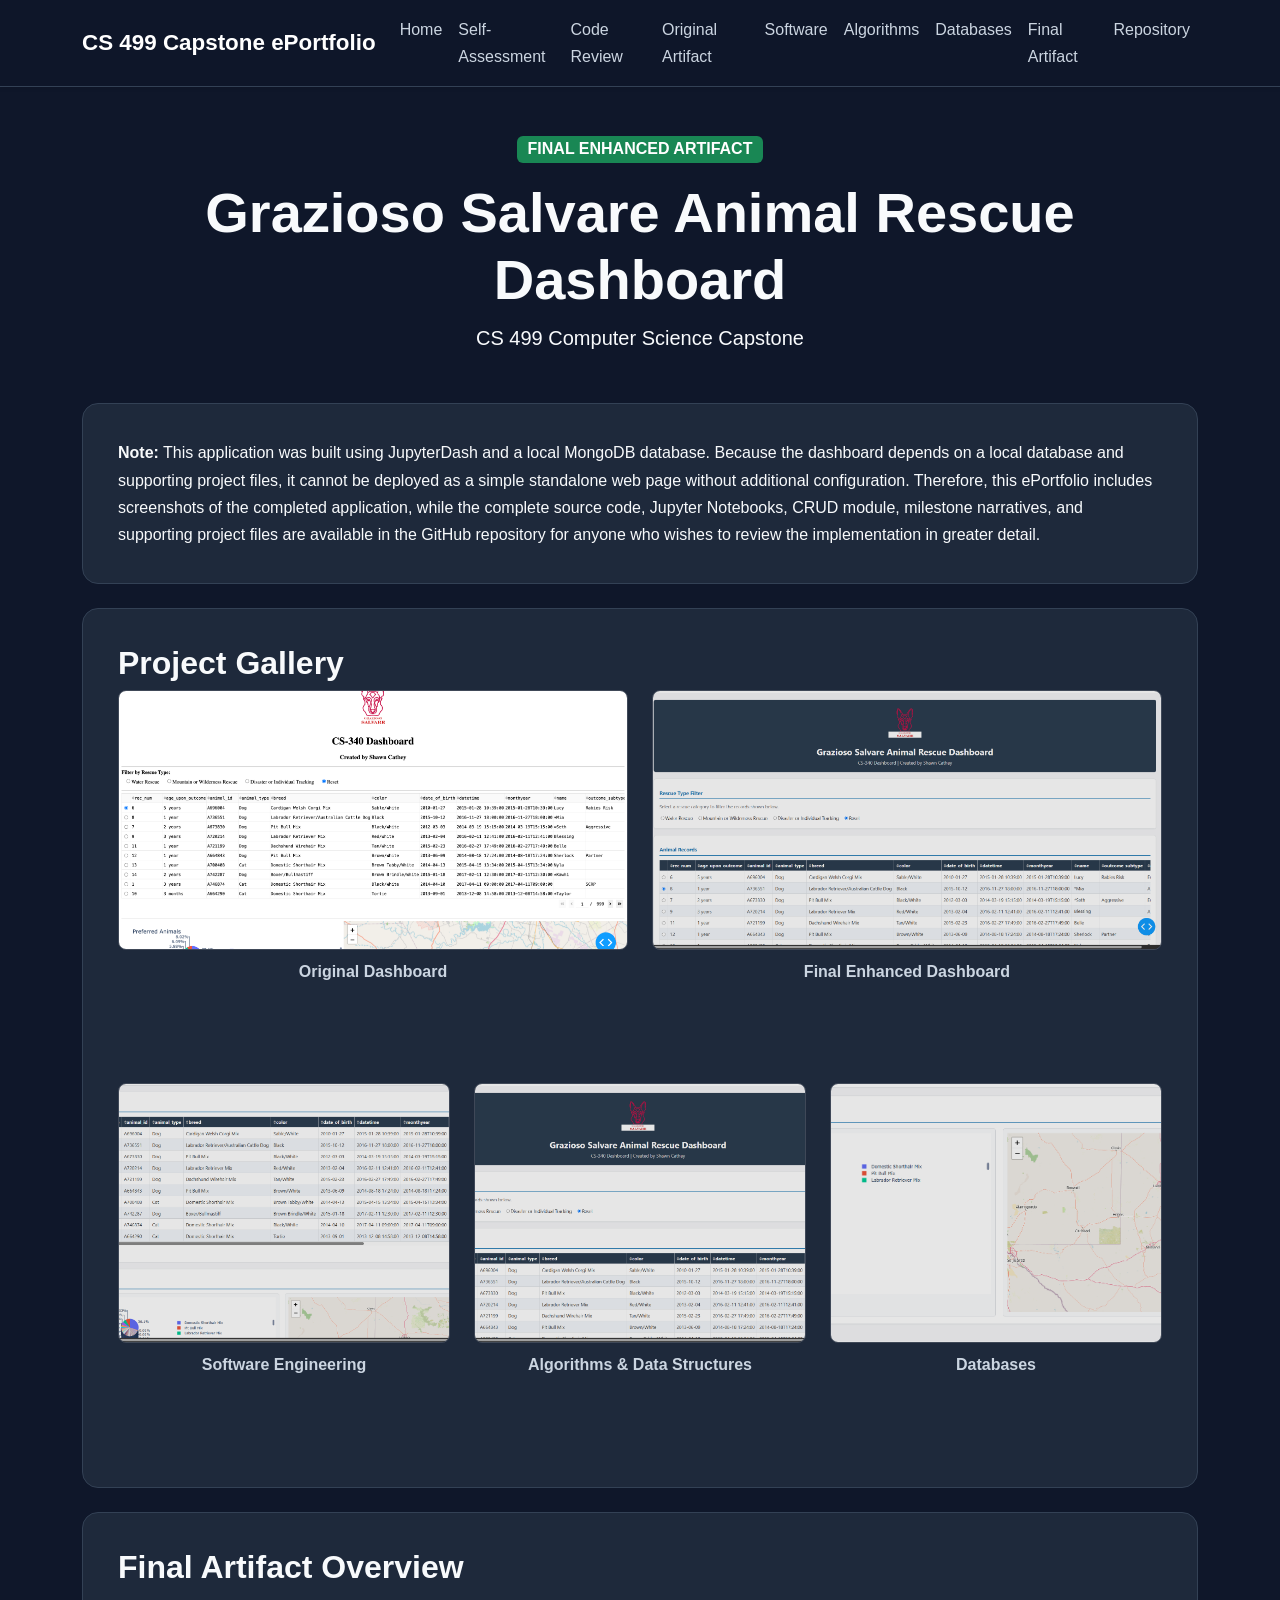
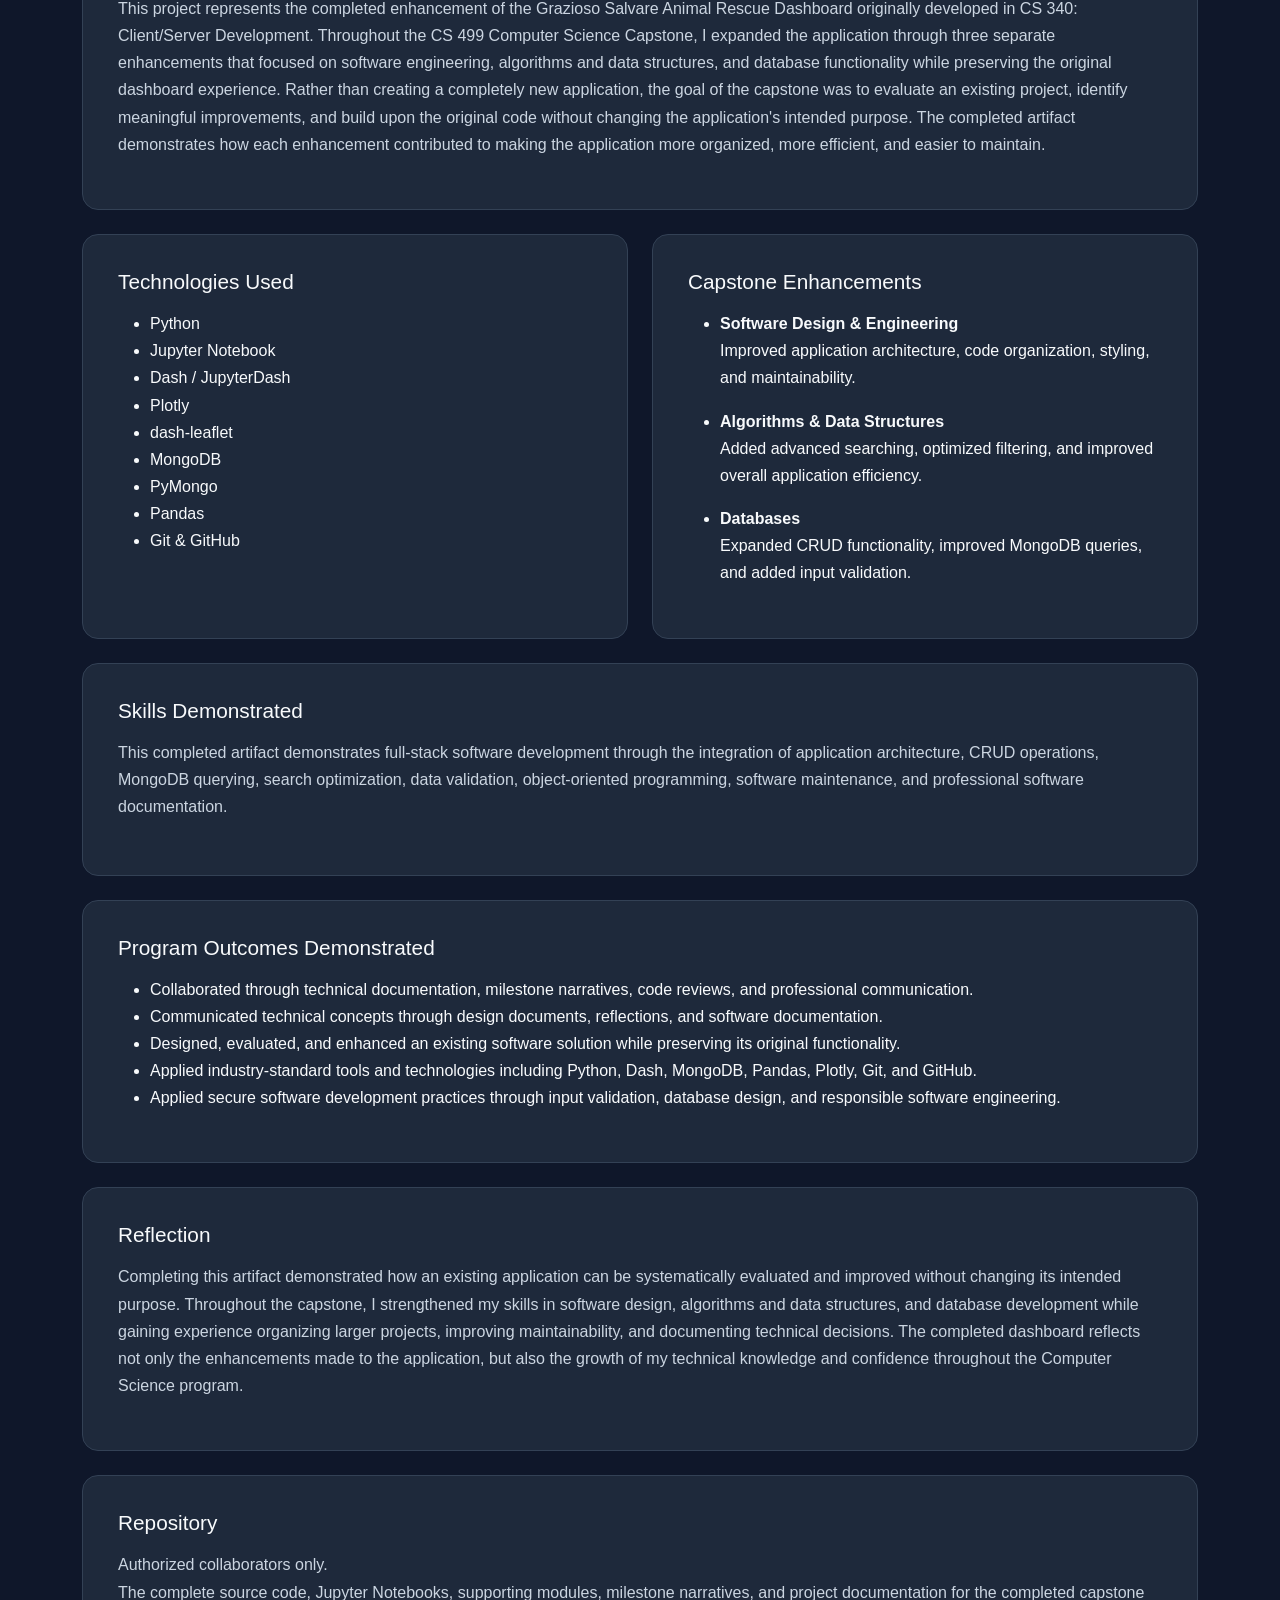
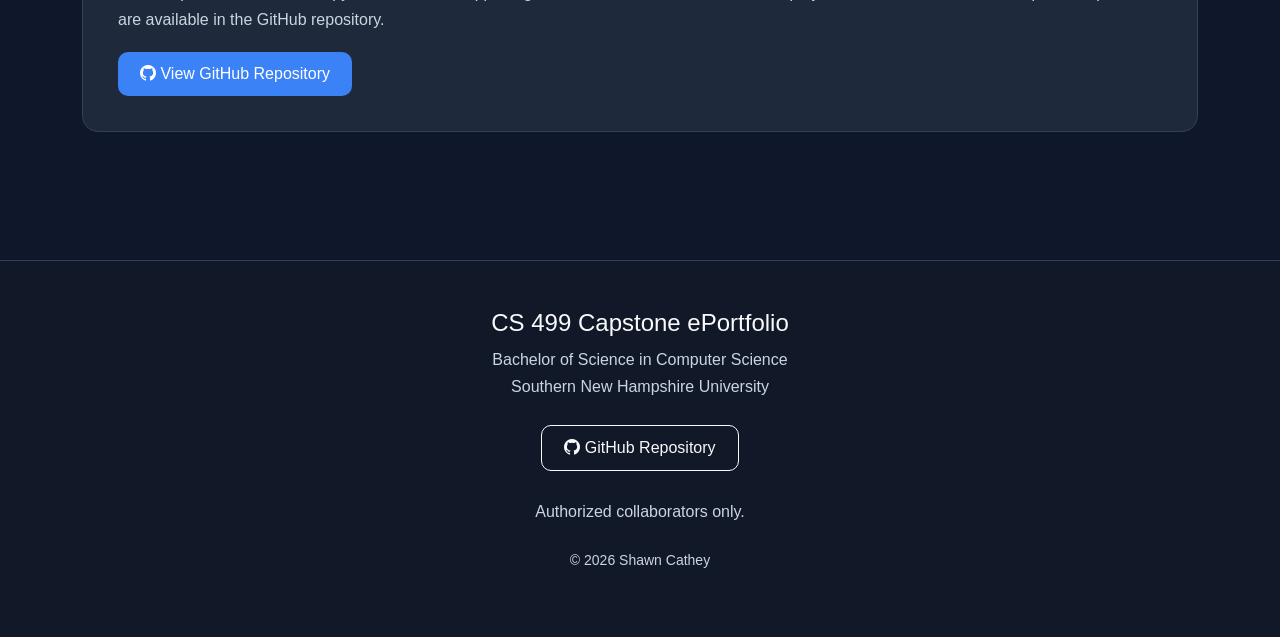
<file: pages/final-artifact.html>
<!DOCTYPE html>
<html lang="en">
  <head>
    <meta charset="UTF-8" />
    <meta name="viewport" content="width=device-width, initial-scale=1" />

    <title>Final Enhanced Artifact | Shawn Cathey</title>

    <link
      href="https://cdn.jsdelivr.net/npm/bootstrap@5.3.7/dist/css/bootstrap.min.css"
      rel="stylesheet"
    />

    <link
      href="https://cdn.jsdelivr.net/npm/bootstrap-icons@1.13.1/font/bootstrap-icons.css"
      rel="stylesheet"
    />

    <link rel="stylesheet" href="../style.css" />
  </head>

  <body>
    <div id="navbar"></div>
    <section class="container py-5">
      <div class="text-center mb-5">
        <span class="badge bg-success fs-6"> FINAL ENHANCED ARTIFACT </span>

        <h1 class="display-4 fw-bold mt-3">
          Grazioso Salvare Animal Rescue Dashboard
        </h1>

        <p class="lead">CS 499 Computer Science Capstone</p>
      </div>
      <div class="portfolio-card mt-4">
        <strong>Note:</strong> This application was built using JupyterDash and
        a local MongoDB database. Because the dashboard depends on a local
        database and supporting project files, it cannot be deployed as a simple
        standalone web page without additional configuration. Therefore, this
        ePortfolio includes screenshots of the completed application, while the
        complete source code, Jupyter Notebooks, CRUD module, milestone
        narratives, and supporting project files are available in the GitHub
        repository for anyone who wishes to review the implementation in greater
        detail.
      </div>
      <div class="portfolio-card mt-4">
        <h2 class="fw-bold">Project Gallery</h2>

        <div class="row g-4">
          <div class="col-md-6">
            <a href="../images/original_dashboard.png" target="_blank">
              <img
                src="../images/original_dashboard.png"
                class="gallery-img"
                alt="Original Dashboard"
              />
            </a>

            <p class="text-center mt-2">
              <strong>Original Dashboard</strong>
            </p>
          </div>

          <div class="col-md-6">
            <a href="../images/enhanced_dashboard.png" target="_blank">
              <img
                src="../images/enhanced_dashboard.png"
                class="gallery-img"
                alt="Final Enhanced Dashboard"
              />
            </a>

            <p class="text-center mt-2">
              <strong>Final Enhanced Dashboard</strong>
            </p>
          </div>

          <div class="col-md-4">
            <a href="../images/styled_animal_records.png" target="_blank">
              <img
                src="../images/styled_animal_records.png"
                class="gallery-img"
                alt="Software Engineering Enhancement"
              />
            </a>

            <p class="text-center mt-2">
              <strong>Software Engineering</strong>
            </p>
          </div>

          <div class="col-md-4">
            <a href="../images/enhanced_dashboard.png" target="_blank">
              <img
                src="../images/enhanced_dashboard.png"
                class="gallery-img"
                alt="Algorithms Enhancement"
              />
            </a>

            <p class="text-center mt-2">
              <strong>Algorithms &amp; Data Structures</strong>
            </p>
          </div>

          <div class="col-md-4">
            <a
              href="../images/enhanced_data_visualizations.png"
              target="_blank"
            >
              <img
                src="../images/enhanced_data_visualizations.png"
                class="gallery-img"
                alt="Database Enhancement"
              />
            </a>

            <p class="text-center mt-2">
              <strong>Databases</strong>
            </p>
          </div>
        </div>
      </div>

      <div class="portfolio-card mt-4">
        <h2 class="fw-bold">Final Artifact Overview</h2>

        <p>
          This project represents the completed enhancement of the Grazioso
          Salvare Animal Rescue Dashboard originally developed in CS 340:
          Client/Server Development. Throughout the CS 499 Computer Science
          Capstone, I expanded the application through three separate
          enhancements that focused on software engineering, algorithms and data
          structures, and database functionality while preserving the original
          dashboard experience. Rather than creating a completely new
          application, the goal of the capstone was to evaluate an existing
          project, identify meaningful improvements, and build upon the original
          code without changing the application's intended purpose. The
          completed artifact demonstrates how each enhancement contributed to
          making the application more organized, more efficient, and easier to
          maintain.
        </p>
      </div>

      <div class="row mt-4 ">
        <div class="col-lg-6">
          <div class="portfolio-card">
            <h3>Technologies Used</h3>

            <ul>
              <li>Python</li>
              <li>Jupyter Notebook</li>
              <li>Dash / JupyterDash</li>
              <li>Plotly</li>
              <li>dash-leaflet</li>
              <li>MongoDB</li>
              <li>PyMongo</li>
              <li>Pandas</li>
              <li>Git & GitHub</li>
            </ul>
          </div>
        </div>

        <div class="col-lg-6 mt-4 mt-lg-0">
          <div class="portfolio-card">
            <h3>Capstone Enhancements</h3>

            <ul>
              <li>
                <strong>Software Design &amp; Engineering</strong><br />
                Improved application architecture, code organization, styling,
                and maintainability.
              </li>

              <li class="mt-3">
                <strong>Algorithms &amp; Data Structures</strong><br />
                Added advanced searching, optimized filtering, and improved
                overall application efficiency.
              </li>

              <li class="mt-3">
                <strong>Databases</strong><br />
                Expanded CRUD functionality, improved MongoDB queries, and added
                input validation.
              </li>
            </ul>
          </div>
        </div>
      </div>

      <div class="portfolio-card mt-4">
        <h3>Skills Demonstrated</h3>

        <p>
          This completed artifact demonstrates full-stack software development
          through the integration of application architecture, CRUD operations,
          MongoDB querying, search optimization, data validation,
          object-oriented programming, software maintenance, and professional
          software documentation.
        </p>
      </div>

      <div class="portfolio-card mt-4">
        <h3>Program Outcomes Demonstrated</h3>

        <ul>
          <li>
            Collaborated through technical documentation, milestone narratives,
            code reviews, and professional communication.
          </li>

          <li>
            Communicated technical concepts through design documents,
            reflections, and software documentation.
          </li>

          <li>
            Designed, evaluated, and enhanced an existing software solution
            while preserving its original functionality.
          </li>

          <li>
            Applied industry-standard tools and technologies including Python,
            Dash, MongoDB, Pandas, Plotly, Git, and GitHub.
          </li>

          <li>
            Applied secure software development practices through input
            validation, database design, and responsible software engineering.
          </li>
        </ul>
      </div>
      <div class="portfolio-card mt-4">
        <h3>Reflection</h3>
      
        <p>
          Completing this artifact demonstrated how an existing application can be
          systematically evaluated and improved without changing its intended
          purpose. Throughout the capstone, I strengthened my skills in software
          design, algorithms and data structures, and database development while
          gaining experience organizing larger projects, improving maintainability,
          and documenting technical decisions. The completed dashboard reflects not
          only the enhancements made to the application, but also the growth of my
          technical knowledge and confidence throughout the Computer Science program.
        </p>
      </div>

      <div class="portfolio-card mt-4">
        <h3>Repository</h3>

        <p>Authorized collaborators only.<br>
          The complete source code, Jupyter Notebooks, supporting modules,
          milestone narratives, and project documentation for the completed
          capstone are available in the GitHub repository.
          </p>

          <a
            href="https://github.com/zencode4/CS-499-Computer-Science-Capstone/tree/final"
            target="_blank"
            class="btn btn-primary"
          >
            <i class="bi bi-github" style="color: white"></i>
            View GitHub Repository
          </a>
      </div>
    </section>
    <div id="footer"></div>
    <script src="https://cdn.jsdelivr.net/npm/bootstrap@5.3.7/dist/js/bootstrap.bundle.min.js"></script>
    <script src="../script.js"></script>
  </body>
</html>
</file>
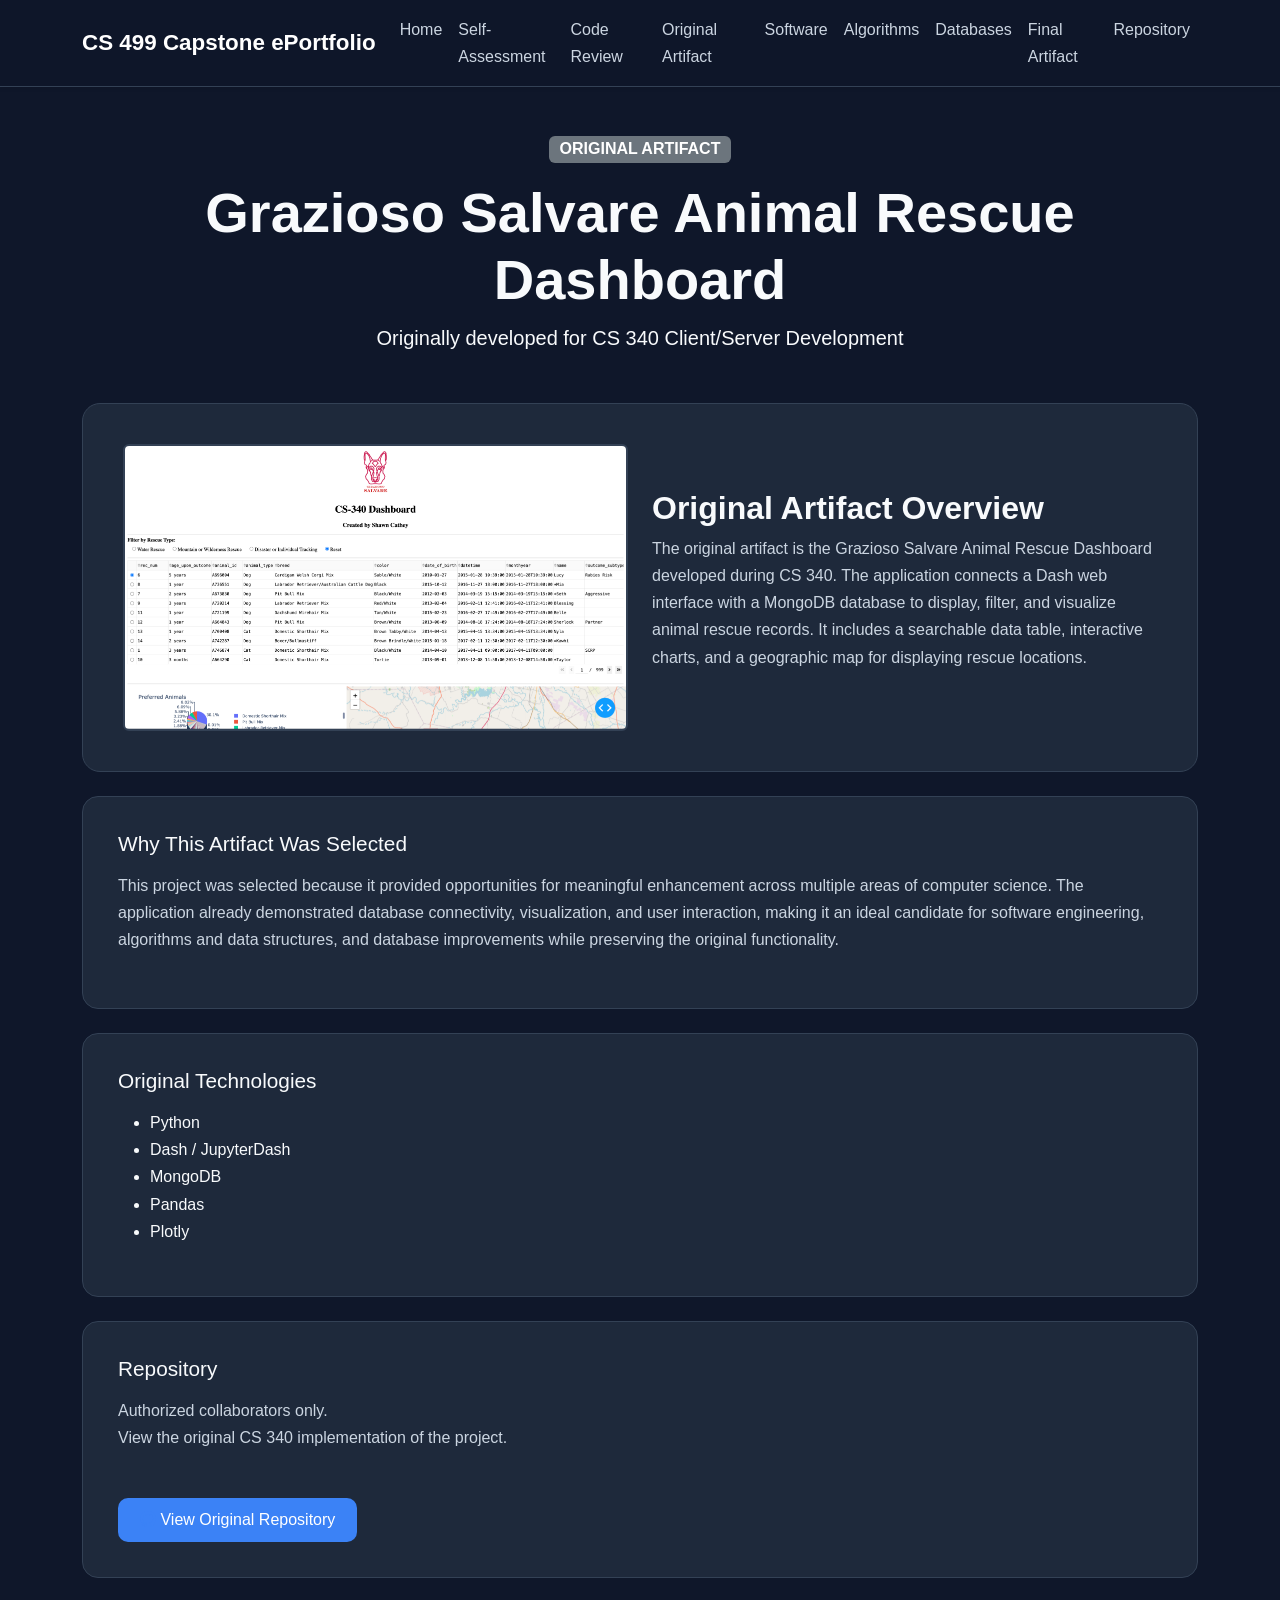
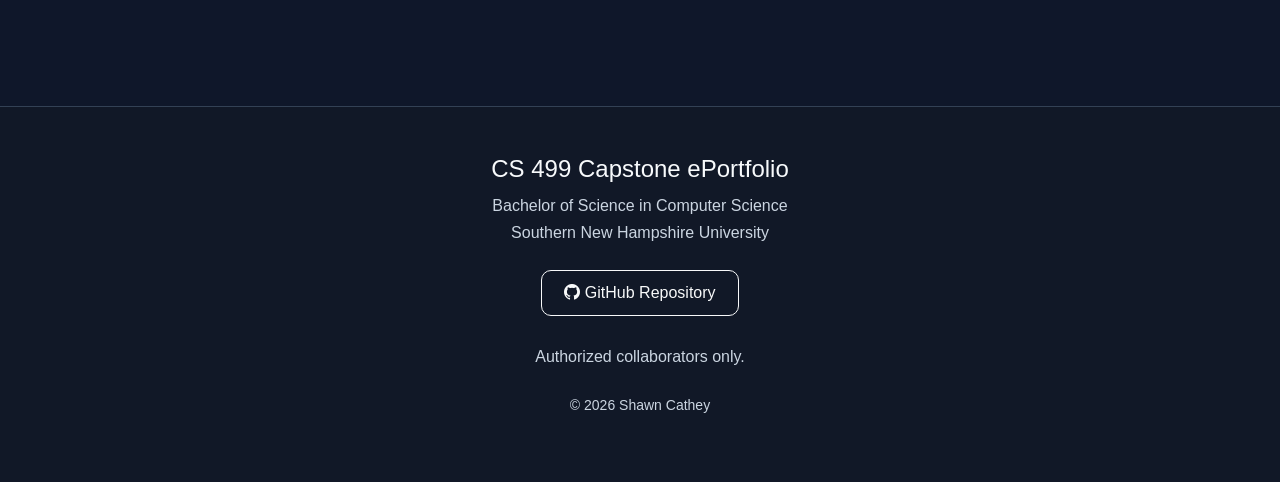
<file: pages/original-artifact.html>
<!DOCTYPE html>
<html lang="en">
  <head>
    <meta charset="UTF-8" />
    <meta name="viewport" content="width=device-width, initial-scale=1" />

    <title>Original Artifact | Shawn Cathey</title>

    <link
      href="https://cdn.jsdelivr.net/npm/bootstrap@5.3.7/dist/css/bootstrap.min.css"
      rel="stylesheet"
    />
    <link
      href="https://cdn.jsdelivr.net/npm/bootstrap-icons@1.13.1/font/bootstrap-icons.css"
      rel="stylesheet"
    />

    <link rel="stylesheet" href="../style.css" />
  </head>

  <body>
    <div id="navbar"></div>

    <section class="container py-5">
      <div class="text-center mb-5">
        <span class="badge bg-secondary fs-6"> ORIGINAL ARTIFACT </span>

        <h1 class="display-4 fw-bold mt-3">
          Grazioso Salvare Animal Rescue Dashboard
        </h1>

        <p class="lead">
          Originally developed for CS 340 Client/Server Development
        </p>
      </div>

      <div class="card final-project-card">
        <div class="row align-items-center">
          <div class="col-lg-6">
            <a href="../images/original_dashboard.png" target="_blank">
              <img
                src="../images/original_dashboard.png"
                class="img-fluid rounded"
                alt="Original Dashboard"
              />
            </a>
          </div>

          <div class="col-lg-6">
            <h2>Original Artifact Overview</h2>

            <p>
              The original artifact is the Grazioso Salvare Animal Rescue
              Dashboard developed during CS 340. The application connects a Dash
              web interface with a MongoDB database to display, filter, and
              visualize animal rescue records. It includes a searchable data
              table, interactive charts, and a geographic map for displaying
              rescue locations.
            </p>
          </div>
        </div>
      </div>

      <div class="portfolio-card mt-4">
        <h3>Why This Artifact Was Selected</h3>

        <p>
          This project was selected because it provided opportunities for
          meaningful enhancement across multiple areas of computer science. The
          application already demonstrated database connectivity, visualization,
          and user interaction, making it an ideal candidate for software
          engineering, algorithms and data structures, and database improvements
          while preserving the original functionality.
        </p>
      </div>

      <div class="portfolio-card mt-4">
        <h3>Original Technologies</h3>

        <ul>
          <li>Python</li>
          <li>Dash / JupyterDash</li>
          <li>MongoDB</li>
          <li>Pandas</li>
          <li>Plotly</li>
        </ul>
      </div>

      <div class="portfolio-card mt-4">
        <h3>Repository</h3>
        <p>Authorized collaborators only.<br>
        View the original CS 340 implementation of the project.</p>

        <a
          href="https://github.com/zencode4/CS-499-Computer-Science-Capstone"
          target="_blank"
          class="btn btn-primary"
        >
          <i class="bi bi-github"></i>

          View Original Repository
        </a>
      </div>
    </section>

    <div id="footer"></div>
    <script src="https://cdn.jsdelivr.net/npm/bootstrap@5.3.7/dist/js/bootstrap.bundle.min.js"></script>
    <script src="../script.js"></script>
  </body>
</html>
</file>
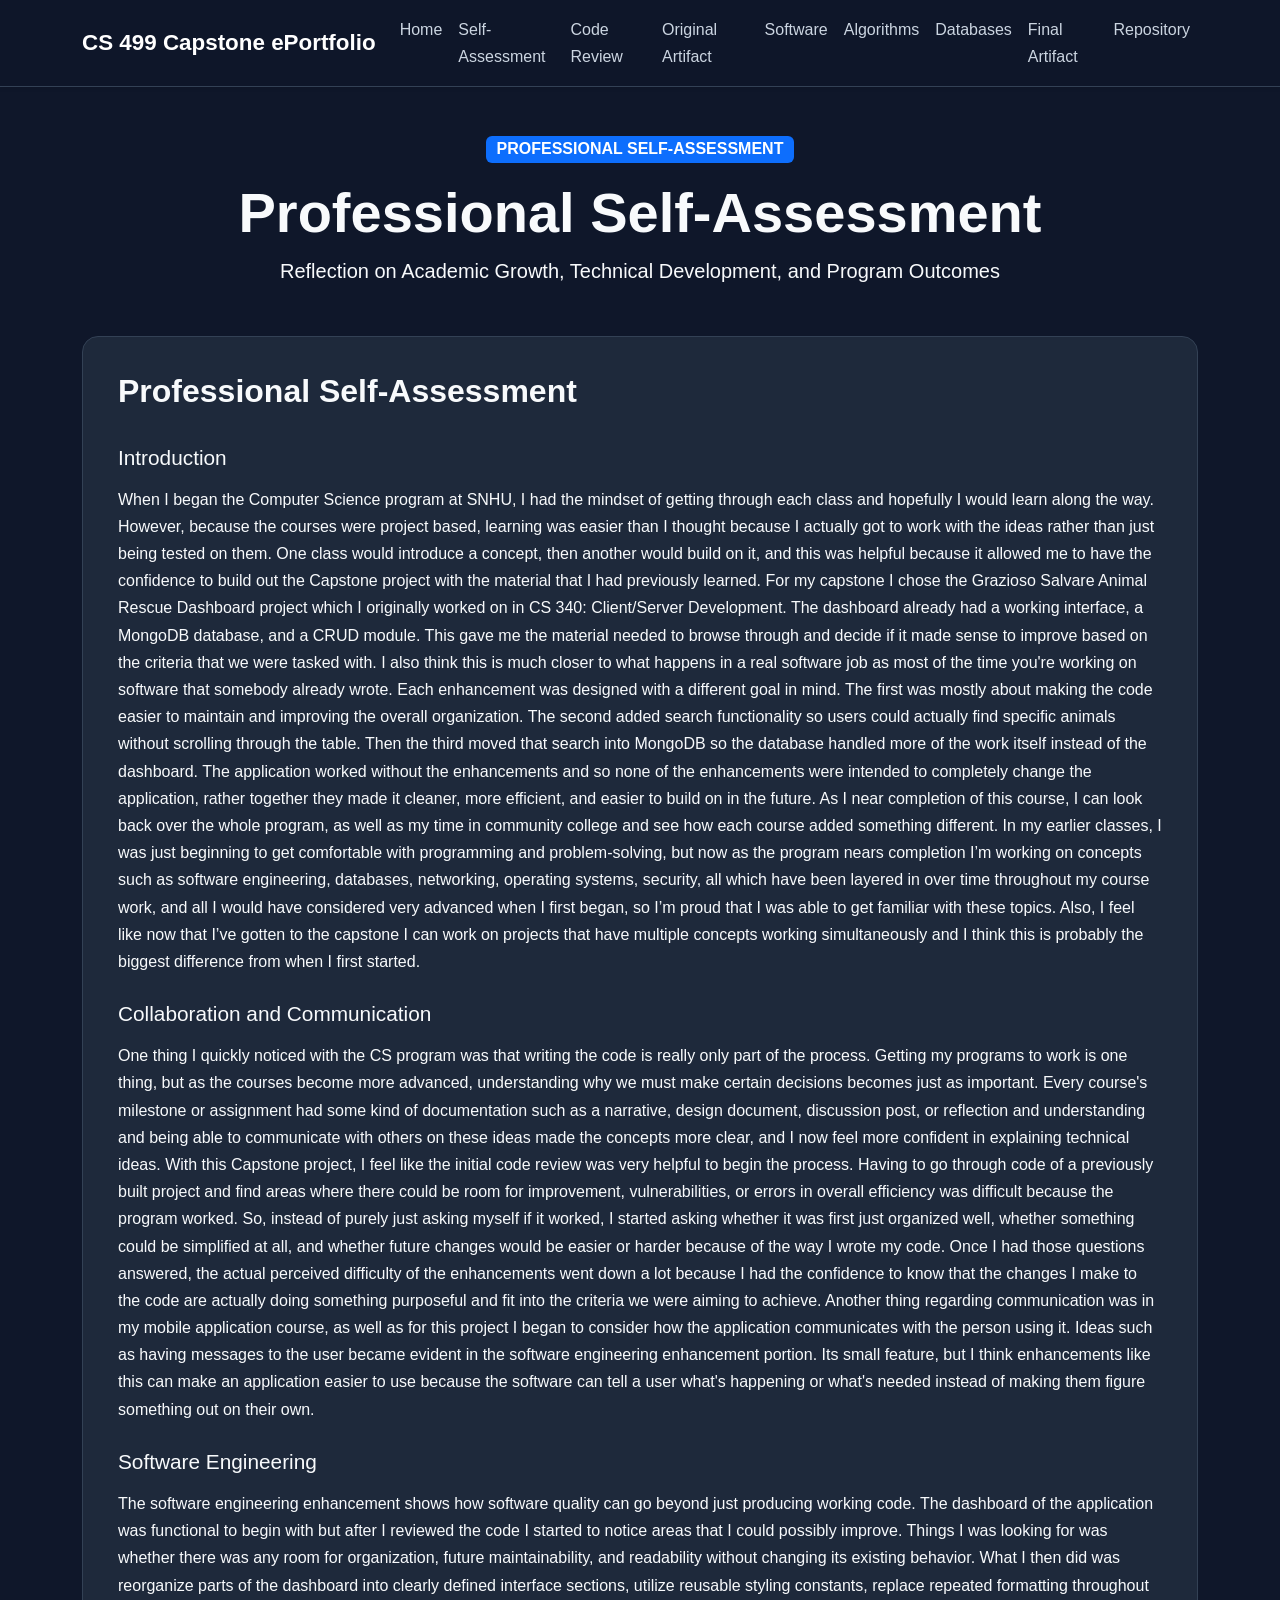
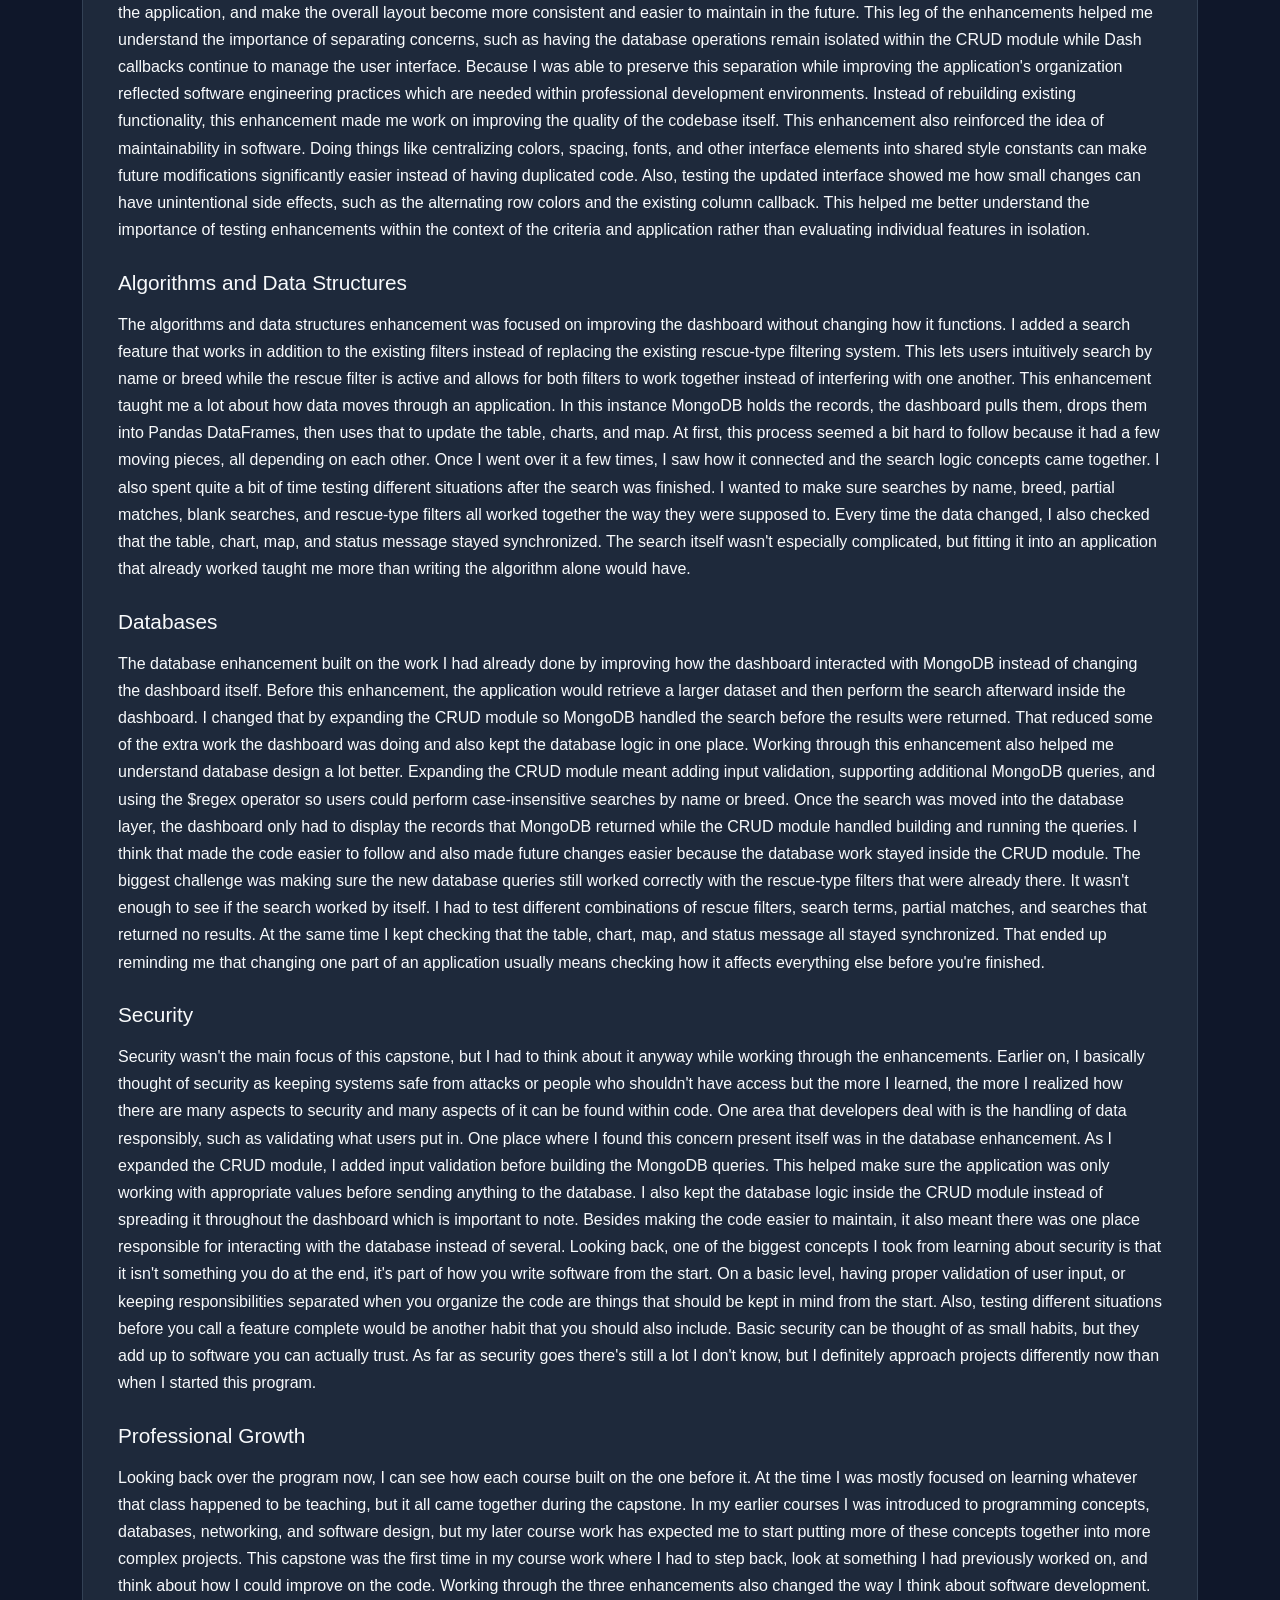
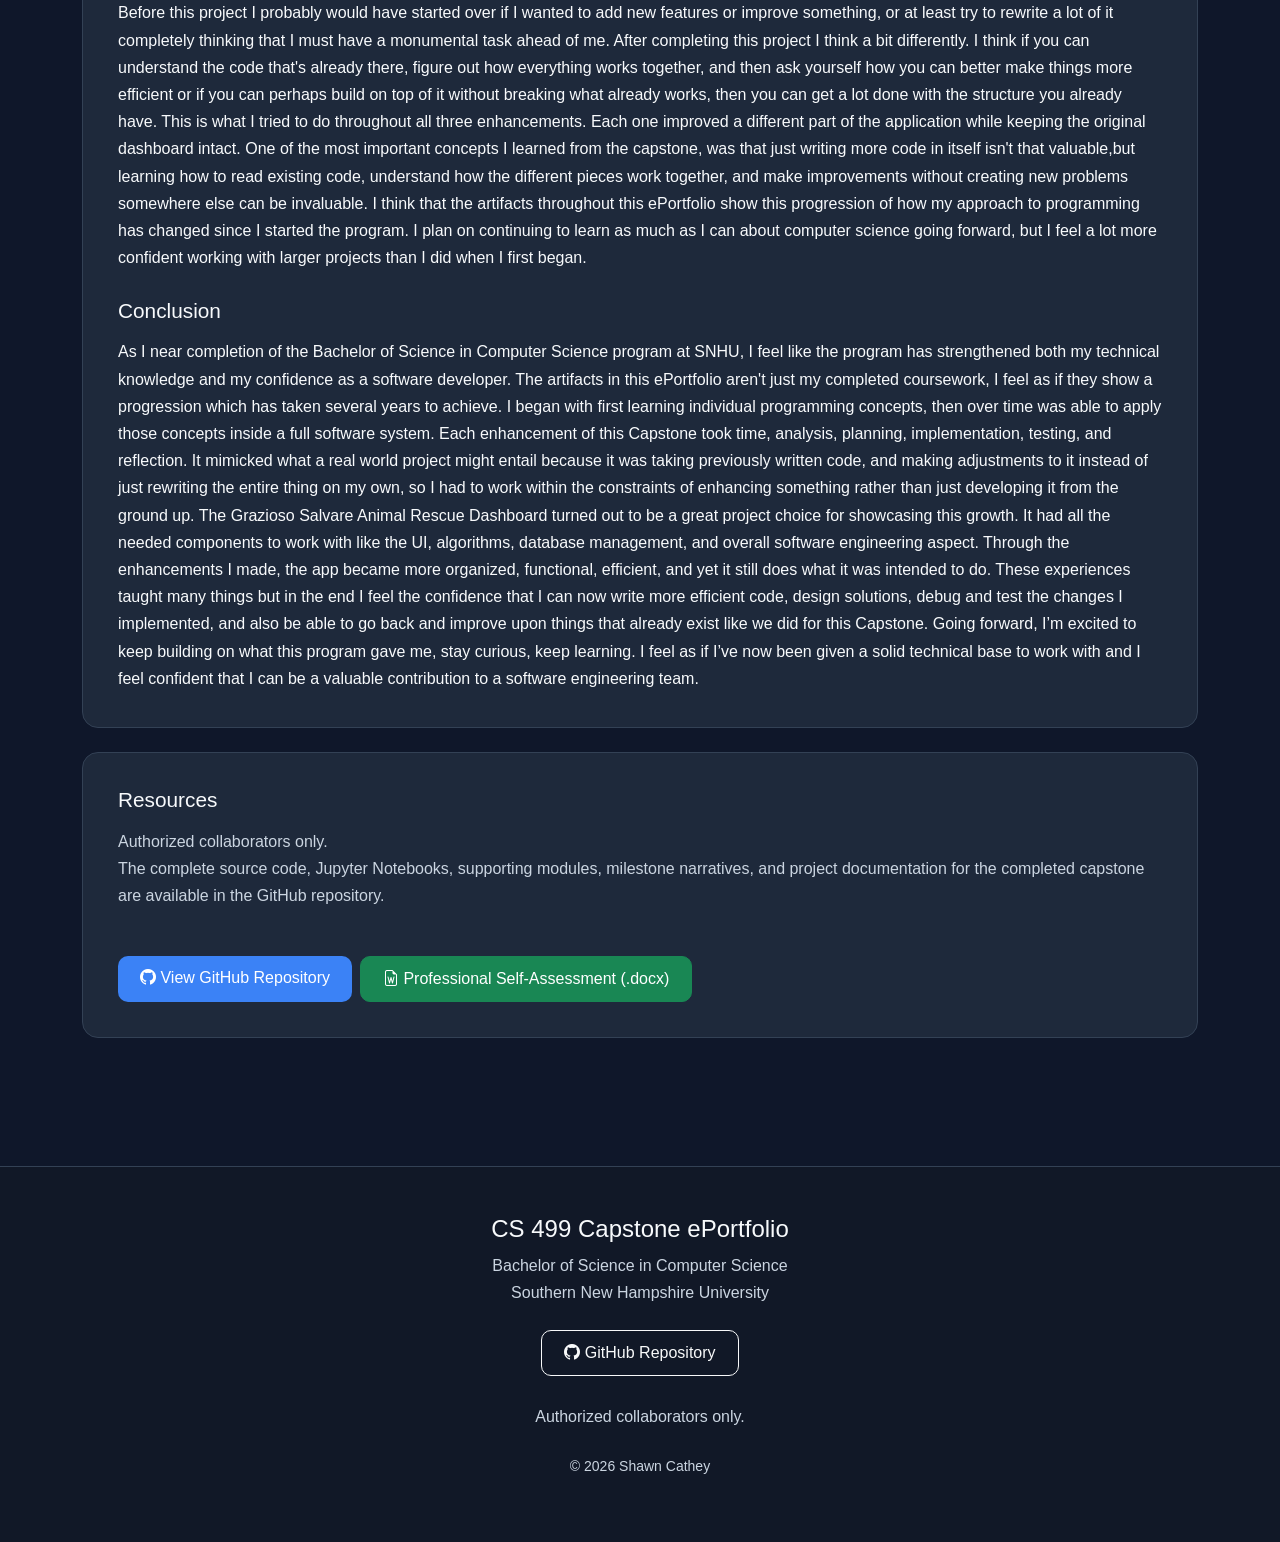
<file: pages/self-assessment.html>
<!DOCTYPE html>
<html lang="en">
  <head>
    <meta charset="UTF-8" />
    <meta name="viewport" content="width=device-width, initial-scale=1" />

    <title>Professional Self-Assessment | Shawn Cathey</title>

    <link
      href="https://cdn.jsdelivr.net/npm/bootstrap@5.3.7/dist/css/bootstrap.min.css"
      rel="stylesheet"
    />

    <link
      href="https://cdn.jsdelivr.net/npm/bootstrap-icons@1.13.1/font/bootstrap-icons.css"
      rel="stylesheet"
    />

    <link rel="stylesheet" href="../style.css" />
  </head>

  <body>
    <div id="navbar"></div>

    <section class="container py-5">
      <div class="text-center mb-5">
        <span class="badge bg-primary fs-6">
          PROFESSIONAL SELF-ASSESSMENT
        </span>

        <h1 class="display-4 fw-bold mt-3">Professional Self-Assessment</h1>

        <p class="lead">
          Reflection on Academic Growth, Technical Development, and Program
          Outcomes
        </p>
      </div>

      <!-- Self-Assessment -->

      <div class="portfolio-card">
        <h2 class="fw-bold">Professional Self-Assessment</h2>

        <br />
        <h3>Introduction</h3>
        When I began the Computer Science program at SNHU, I had the mindset of
        getting through each class and hopefully I would learn along the way.
        However, because the courses were project based, learning was easier
        than I thought because I actually got to work with the ideas rather than
        just being tested on them. One class would introduce a concept, then
        another would build on it, and this was helpful because it allowed me to
        have the confidence to build out the Capstone project with the material
        that I had previously learned. For my capstone I chose the Grazioso
        Salvare Animal Rescue Dashboard project which I originally worked on in
        CS 340: Client/Server Development. The dashboard already had a working
        interface, a MongoDB database, and a CRUD module. This gave me the
        material needed to browse through and decide if it made sense to improve
        based on the criteria that we were tasked with. I also think this is
        much closer to what happens in a real software job as most of the time
        you're working on software that somebody already wrote. Each enhancement
        was designed with a different goal in mind. The first was mostly about
        making the code easier to maintain and improving the overall
        organization. The second added search functionality so users could
        actually find specific animals without scrolling through the table. Then
        the third moved that search into MongoDB so the database handled more of
        the work itself instead of the dashboard. The application worked without
        the enhancements and so none of the enhancements were intended to
        completely change the application, rather together they made it cleaner,
        more efficient, and easier to build on in the future. As I near
        completion of this course, I can look back over the whole program, as
        well as my time in community college and see how each course added
        something different. In my earlier classes, I was just beginning to get
        comfortable with programming and problem-solving, but now as the program
        nears completion I’m working on concepts such as software engineering,
        databases, networking, operating systems, security, all which have been
        layered in over time throughout my course work, and all I would have
        considered very advanced when I first began, so I’m proud that I was
        able to get familiar with these topics. Also, I feel like now that I’ve
        gotten to the capstone I can work on projects that have multiple
        concepts working simultaneously and I think this is probably the biggest
        difference from when I first started.
        <br />
        <br />
        <h3>Collaboration and Communication</h3>
        One thing I quickly noticed with the CS program was that writing the
        code is really only part of the process. Getting my programs to work is
        one thing, but as the courses become more advanced, understanding why we
        must make certain decisions becomes just as important. Every course's
        milestone or assignment had some kind of documentation such as a
        narrative, design document, discussion post, or reflection and
        understanding and being able to communicate with others on these ideas
        made the concepts more clear, and I now feel more confident in
        explaining technical ideas. With this Capstone project, I feel like the
        initial code review was very helpful to begin the process. Having to go
        through code of a previously built project and find areas where there
        could be room for improvement, vulnerabilities, or errors in overall
        efficiency was difficult because the program worked. So, instead of
        purely just asking myself if it worked, I started asking whether it was
        first just organized well, whether something could be simplified at all,
        and whether future changes would be easier or harder because of the way
        I wrote my code. Once I had those questions answered, the actual
        perceived difficulty of the enhancements went down a lot because I had
        the confidence to know that the changes I make to the code are actually
        doing something purposeful and fit into the criteria we were aiming to
        achieve. Another thing regarding communication was in my mobile
        application course, as well as for this project I began to consider how
        the application communicates with the person using it. Ideas such as
        having messages to the user became evident in the software engineering
        enhancement portion. Its small feature, but I think enhancements like
        this can make an application easier to use because the software can tell
        a user what's happening or what's needed instead of making them figure
        something out on their own.
        <br />
        <br />
        <h3>Software Engineering</h3>

        The software engineering enhancement shows how software quality can go
        beyond just producing working code. The dashboard of the application was
        functional to begin with but after I reviewed the code I started to
        notice areas that I could possibly improve. Things I was looking for was
        whether there was any room for organization, future maintainability, and
        readability without changing its existing behavior. What I then did was
        reorganize parts of the dashboard into clearly defined interface
        sections, utilize reusable styling constants, replace repeated
        formatting throughout the application, and make the overall layout
        become more consistent and easier to maintain in the future. This leg of
        the enhancements helped me understand the importance of separating
        concerns, such as having the database operations remain isolated within
        the CRUD module while Dash callbacks continue to manage the user
        interface. Because I was able to preserve this separation while
        improving the application's organization reflected software engineering
        practices which are needed within professional development environments.
        Instead of rebuilding existing functionality, this enhancement made me
        work on improving the quality of the codebase itself. This enhancement
        also reinforced the idea of maintainability in software. Doing things
        like centralizing colors, spacing, fonts, and other interface elements
        into shared style constants can make future modifications significantly
        easier instead of having duplicated code. Also, testing the updated
        interface showed me how small changes can have unintentional side
        effects, such as the alternating row colors and the existing column
        callback. This helped me better understand the importance of testing
        enhancements within the context of the criteria and application rather
        than evaluating individual features in isolation.
        <br />
        <br />
        <h3>Algorithms and Data Structures</h3>

        The algorithms and data structures enhancement was focused on improving
        the dashboard without changing how it functions. I added a search
        feature that works in addition to the existing filters instead of
        replacing the existing rescue-type filtering system. This lets users
        intuitively search by name or breed while the rescue filter is active
        and allows for both filters to work together instead of interfering with
        one another. This enhancement taught me a lot about how data moves
        through an application. In this instance MongoDB holds the records, the
        dashboard pulls them, drops them into Pandas DataFrames, then uses that
        to update the table, charts, and map. At first, this process seemed a
        bit hard to follow because it had a few moving pieces, all depending on
        each other. Once I went over it a few times, I saw how it connected and
        the search logic concepts came together. I also spent quite a bit of
        time testing different situations after the search was finished. I
        wanted to make sure searches by name, breed, partial matches, blank
        searches, and rescue-type filters all worked together the way they were
        supposed to. Every time the data changed, I also checked that the table,
        chart, map, and status message stayed synchronized. The search itself
        wasn't especially complicated, but fitting it into an application that
        already worked taught me more than writing the algorithm alone would
        have.
        <br />
        <br />
        <h3>Databases</h3>
        The database enhancement built on the work I had already done by
        improving how the dashboard interacted with MongoDB instead of changing
        the dashboard itself. Before this enhancement, the application would
        retrieve a larger dataset and then perform the search afterward inside
        the dashboard. I changed that by expanding the CRUD module so MongoDB
        handled the search before the results were returned. That reduced some
        of the extra work the dashboard was doing and also kept the database
        logic in one place. Working through this enhancement also helped me
        understand database design a lot better. Expanding the CRUD module meant
        adding input validation, supporting additional MongoDB queries, and
        using the $regex operator so users could perform case-insensitive
        searches by name or breed. Once the search was moved into the database
        layer, the dashboard only had to display the records that MongoDB
        returned while the CRUD module handled building and running the queries.
        I think that made the code easier to follow and also made future changes
        easier because the database work stayed inside the CRUD module. The
        biggest challenge was making sure the new database queries still worked
        correctly with the rescue-type filters that were already there. It
        wasn't enough to see if the search worked by itself. I had to test
        different combinations of rescue filters, search terms, partial matches,
        and searches that returned no results. At the same time I kept checking
        that the table, chart, map, and status message all stayed synchronized.
        That ended up reminding me that changing one part of an application
        usually means checking how it affects everything else before you're
        finished.
        <br />
        <br />
        <h3>Security</h3>

        Security wasn't the main focus of this capstone, but I had to think
        about it anyway while working through the enhancements. Earlier on, I
        basically thought of security as keeping systems safe from attacks or
        people who shouldn't have access but the more I learned, the more I
        realized how there are many aspects to security and many aspects of it
        can be found within code. One area that developers deal with is the
        handling of data responsibly, such as validating what users put in. One
        place where I found this concern present itself was in the database
        enhancement. As I expanded the CRUD module, I added input validation
        before building the MongoDB queries. This helped make sure the
        application was only working with appropriate values before sending
        anything to the database. I also kept the database logic inside the CRUD
        module instead of spreading it throughout the dashboard which is
        important to note. Besides making the code easier to maintain, it also
        meant there was one place responsible for interacting with the database
        instead of several. Looking back, one of the biggest concepts I took
        from learning about security is that it isn't something you do at the
        end, it's part of how you write software from the start. On a basic
        level, having proper validation of user input, or keeping
        responsibilities separated when you organize the code are things that
        should be kept in mind from the start. Also, testing different
        situations before you call a feature complete would be another habit
        that you should also include. Basic security can be thought of as small
        habits, but they add up to software you can actually trust. As far as
        security goes there's still a lot I don't know, but I definitely
        approach projects differently now than when I started this program.
        <br />
        <br />
        <h3>Professional Growth</h3>
        Looking back over the program now, I can see how each course built on
        the one before it. At the time I was mostly focused on learning whatever
        that class happened to be teaching, but it all came together during the
        capstone. In my earlier courses I was introduced to programming
        concepts, databases, networking, and software design, but my later
        course work has expected me to start putting more of these concepts
        together into more complex projects. This capstone was the first time in
        my course work where I had to step back, look at something I had
        previously worked on, and think about how I could improve on the code.
        Working through the three enhancements also changed the way I think
        about software development. Before this project I probably would have
        started over if I wanted to add new features or improve something, or at
        least try to rewrite a lot of it completely thinking that I must have a
        monumental task ahead of me. After completing this project I think a bit
        differently. I think if you can understand the code that's already
        there, figure out how everything works together, and then ask yourself
        how you can better make things more efficient or if you can perhaps
        build on top of it without breaking what already works, then you can get
        a lot done with the structure you already have. This is what I tried to
        do throughout all three enhancements. Each one improved a different part
        of the application while keeping the original dashboard intact. One of
        the most important concepts I learned from the capstone, was that just
        writing more code in itself isn't that valuable,but learning how to read
        existing code, understand how the different pieces work together, and
        make improvements without creating new problems somewhere else can be
        invaluable. I think that the artifacts throughout this ePortfolio show
        this progression of how my approach to programming has changed since I
        started the program. I plan on continuing to learn as much as I can
        about computer science going forward, but I feel a lot more confident
        working with larger projects than I did when I first began.
        <br />
        <br />
        <h3>Conclusion</h3>

        As I near completion of the Bachelor of Science in Computer Science
        program at SNHU, I feel like the program has strengthened both my
        technical knowledge and my confidence as a software developer. The
        artifacts in this ePortfolio aren't just my completed coursework, I feel
        as if they show a progression which has taken several years to achieve.
        I began with first learning individual programming concepts, then over
        time was able to apply those concepts inside a full software system.
        Each enhancement of this Capstone took time, analysis, planning,
        implementation, testing, and reflection. It mimicked what a real world
        project might entail because it was taking previously written code, and
        making adjustments to it instead of just rewriting the entire thing on
        my own, so I had to work within the constraints of enhancing something
        rather than just developing it from the ground up. The Grazioso Salvare
        Animal Rescue Dashboard turned out to be a great project choice for
        showcasing this growth. It had all the needed components to work with
        like the UI, algorithms, database management, and overall software
        engineering aspect. Through the enhancements I made, the app became more
        organized, functional, efficient, and yet it still does what it was
        intended to do. These experiences taught many things but in the end I
        feel the confidence that I can now write more efficient code, design
        solutions, debug and test the changes I implemented, and also be able to
        go back and improve upon things that already exist like we did for this
        Capstone. Going forward, I’m excited to keep building on what this
        program gave me, stay curious, keep learning. I feel as if I’ve now been
        given a solid technical base to work with and I feel confident that I
        can be a valuable contribution to a software engineering team.
      </div>

      <!-- Resources -->

      <div class="portfolio-card mt-4">
        <h3>Resources</h3>
      
        <p>
          Authorized collaborators only.<br />
          The complete source code, Jupyter Notebooks, supporting modules,
          milestone narratives, and project documentation for the completed
          capstone are available in the GitHub repository.
        </p>
      <br />
      

        <div class="d-flex flex-wrap gap-2">
          <a
            href="https://github.com/zencode4/CS-499-Computer-Science-Capstone/tree/final"
            target="_blank"
            class="btn btn-primary"
          >
            <i class="bi bi-github text-white"></i>
            View GitHub Repository
          </a>
      
          <a
            href="../docs/Professional-Self-Assessment.docx"
            target="_blank"
            class="btn btn-success"
          >
            <i class="bi bi-file-earmark-word text-white"></i>
            Professional Self-Assessment (.docx)
          </a>
        </div>
      </div>
    </section>

    <div id="footer"></div>

    <script src="https://cdn.jsdelivr.net/npm/bootstrap@5.3.7/dist/js/bootstrap.bundle.min.js"></script>

    <script src="../script.js"></script>
  </body>
</html>
</file>
<file: style.css>
/* ===========================================
   Global
=========================================== */

:root {
  --bg: #0f172a;
  --surface: #1e293b;
  --surface-hover: #273549;
  --text: #f8fafc;
  --muted: #cbd5e1;
  --primary: #3b82f6;
  --border: #334155;
}

* {
  margin: 0;
  padding: 0;
  box-sizing: border-box;
}

html {
  scroll-behavior: smooth;
}

body {
  font-family: 'Inter', sans-serif;
  background: var(--bg);
  color: var(--text);
  line-height: 1.7;
}

/* ===========================================
   Navbar
=========================================== */

.navbar {
  background: rgba(15, 23, 42, 0.95);
  backdrop-filter: blur(10px);
  border-bottom: 1px solid var(--border);
}

.navbar-brand {
  font-size: 1.4rem;
}

.nav-link {
  color: var(--muted) !important;
  transition: 0.25s;
}

.nav-link:hover {
  color: white !important;
}

/* ===========================================
   Hero
=========================================== */

.hero {
  background: linear-gradient(135deg, #111827, #1e3a8a);

  padding: 60px 20px 35px;
}

.hero h1 {
  font-weight: 700;

  margin-bottom: 20px;
}

.hero h2 {
  color: #dbeafe;

  margin-bottom: 25px;
}

.hero p {
  color: #cbd5e1;
}

.tech-badges {
  margin-top: 30px;
}

.tech-badges .badge {
  margin: 6px;

  font-size: 0.9rem;

  padding: 0.8rem 1rem;
}

/* ===========================================
   Portfolio Cards
=========================================== */

.portfolio-card {
  background: var(--surface);

  border: 1px solid var(--border);

  border-radius: 16px;

  padding: 35px;

  height: 100%;

  transition: 0.25s;
}

.portfolio-card:hover {
  transform: translateY(-8px);

  background: var(--surface-hover);

  border-color: var(--primary);
}

.portfolio-card i {
  color: var(--primary);

  margin-bottom: 20px;
}

.portfolio-card h3 {
  margin-bottom: 15px;

  font-size: 1.3rem;
}

.portfolio-card p {
  color: var(--muted);

  min-height: 85px;
}

/* ===========================================
   Buttons
=========================================== */

.btn {
  border-radius: 10px;

  padding: 10px 22px;
}

.btn-primary {
  background: var(--primary);

  border: none;
}

.btn-primary:hover {
  background: #2563eb;
}

.btn-outline-primary {
  border-color: var(--primary);

  color: var(--primary);
}

.btn-outline-primary:hover {
  background: var(--primary);

  color: white;
}

/* ===========================================
   Footer
=========================================== */

footer {
  margin-top: 80px;

  background: #111827;

  border-top: 1px solid var(--border);
}

footer p {
  color: var(--muted);
}

/* ===========================================
   Responsive
=========================================== */

@media (max-width: 768px) {
  .hero {
    padding: 80px 20px;
  }

  .hero h1 {
    font-size: 2.5rem;
  }

  .hero h2 {
    font-size: 1.5rem;
  }

  .portfolio-card {
    padding: 25px;
  }
}
/* ===========================================
   Final Project Showcase
=========================================== */

.final-project-card {
  background: #1e293b;

  border: 1px solid #334155;

  border-radius: 18px;

  padding: 40px;

  margin-top: 40px;
}

.final-project-card img {
  border-radius: 12px;

  border: 2px solid #334155;
}

.final-project-card h2 {
  font-weight: 700;
  color: #f8fafc;
}
.final-project-card p {
  color: #cbd5e1;
}

.final-project-card .badge {
  font-size: 0.9rem;

  padding: 0.6rem 0.9rem;
}

.final-project-card .btn {
  margin-top: 10px;
}

@media (max-width: 992px) {
  .final-project-card {
    text-align: center;
  }

  .final-project-card img {
    margin-bottom: 30px;
  }
}
.gallery-img {
  width: 100%;
  height: 260px;
  object-fit: cover;
  border-radius: 0.5rem;
  border: 1px solid rgba(255, 255, 255, 0.15);
}
</file>
